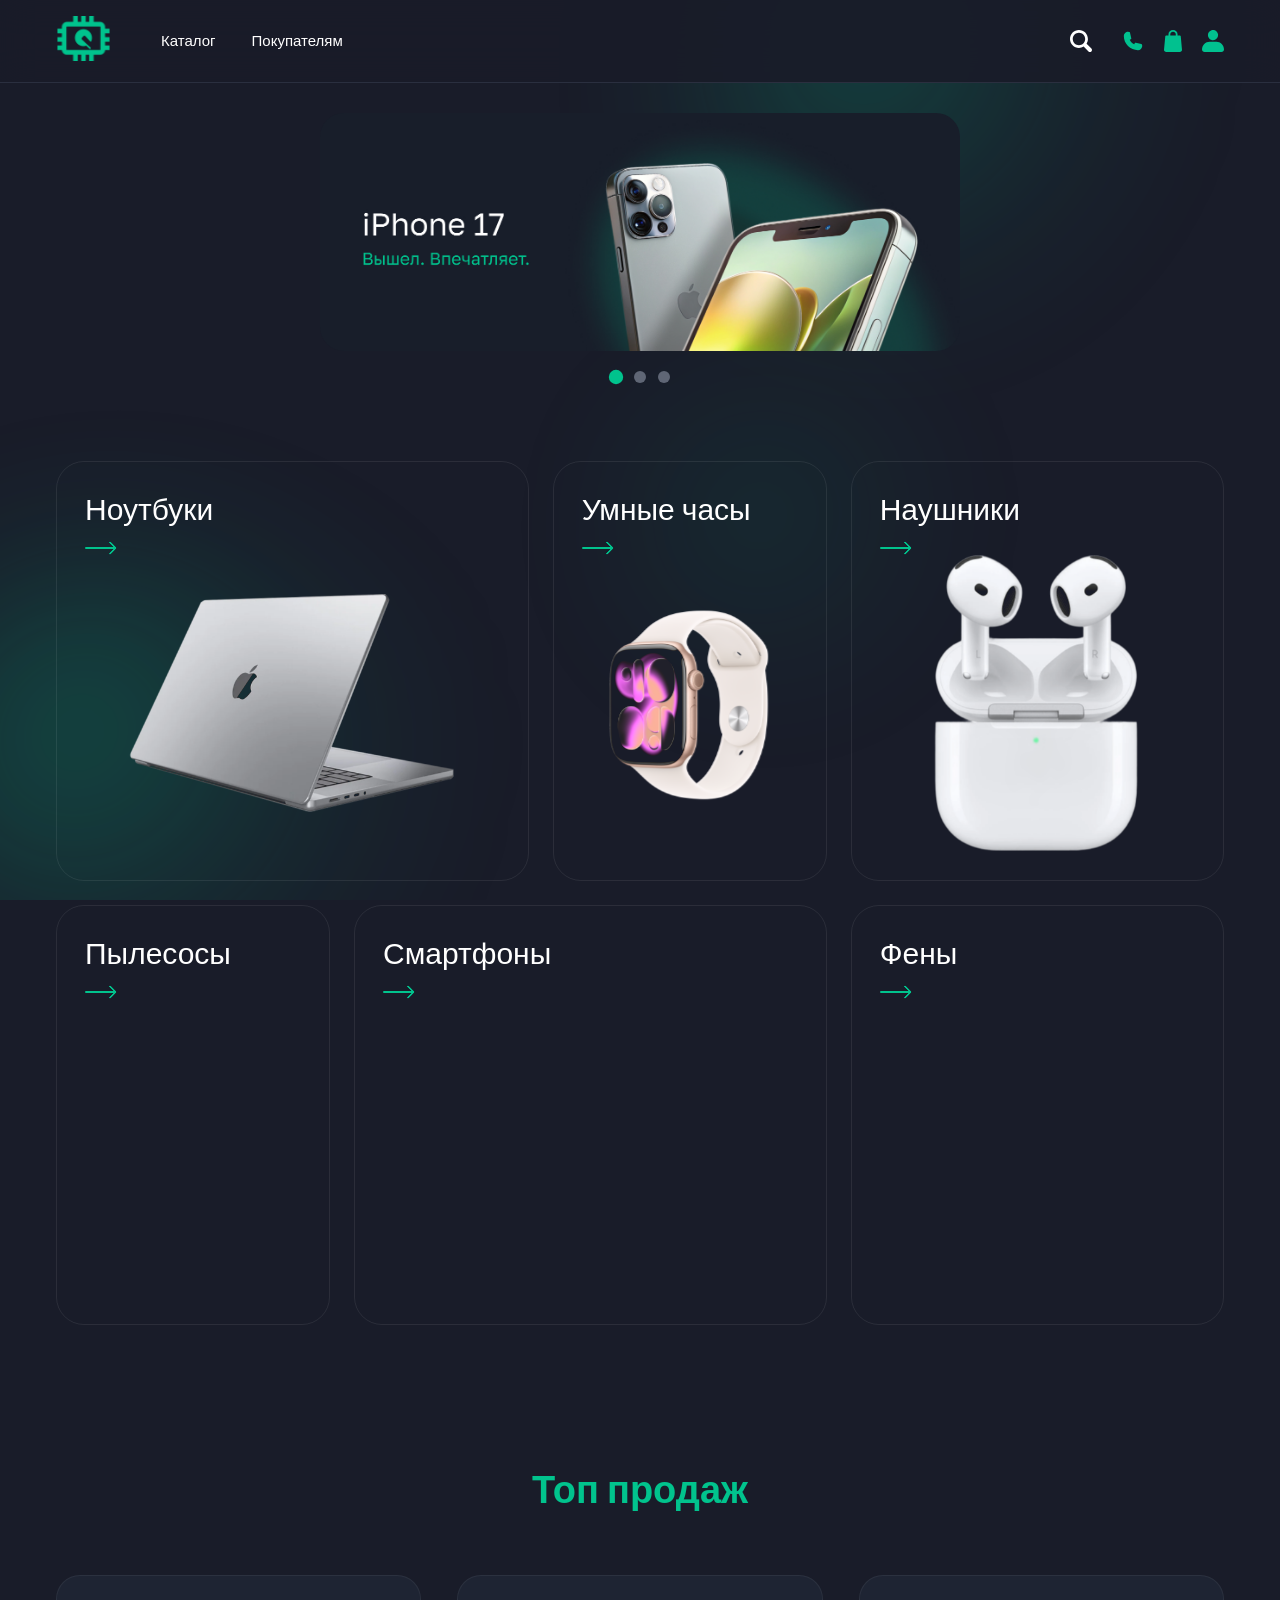
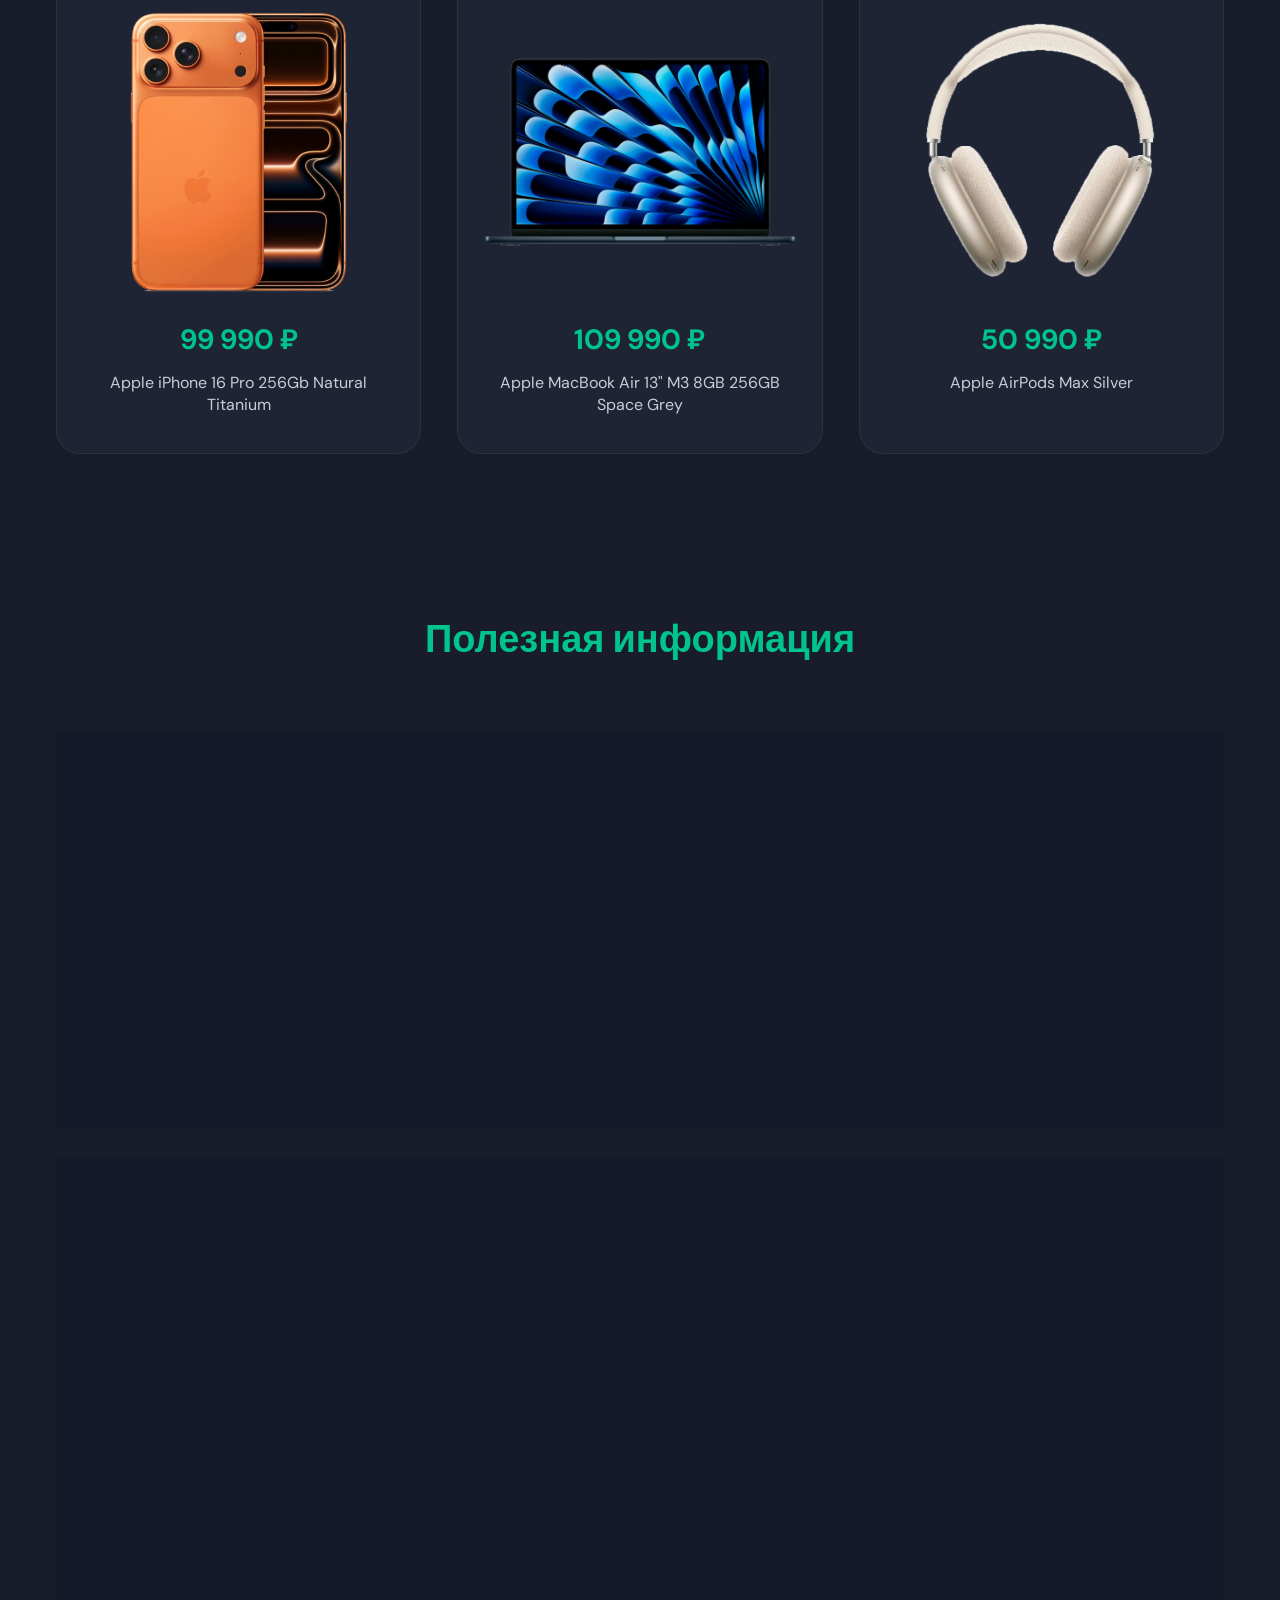
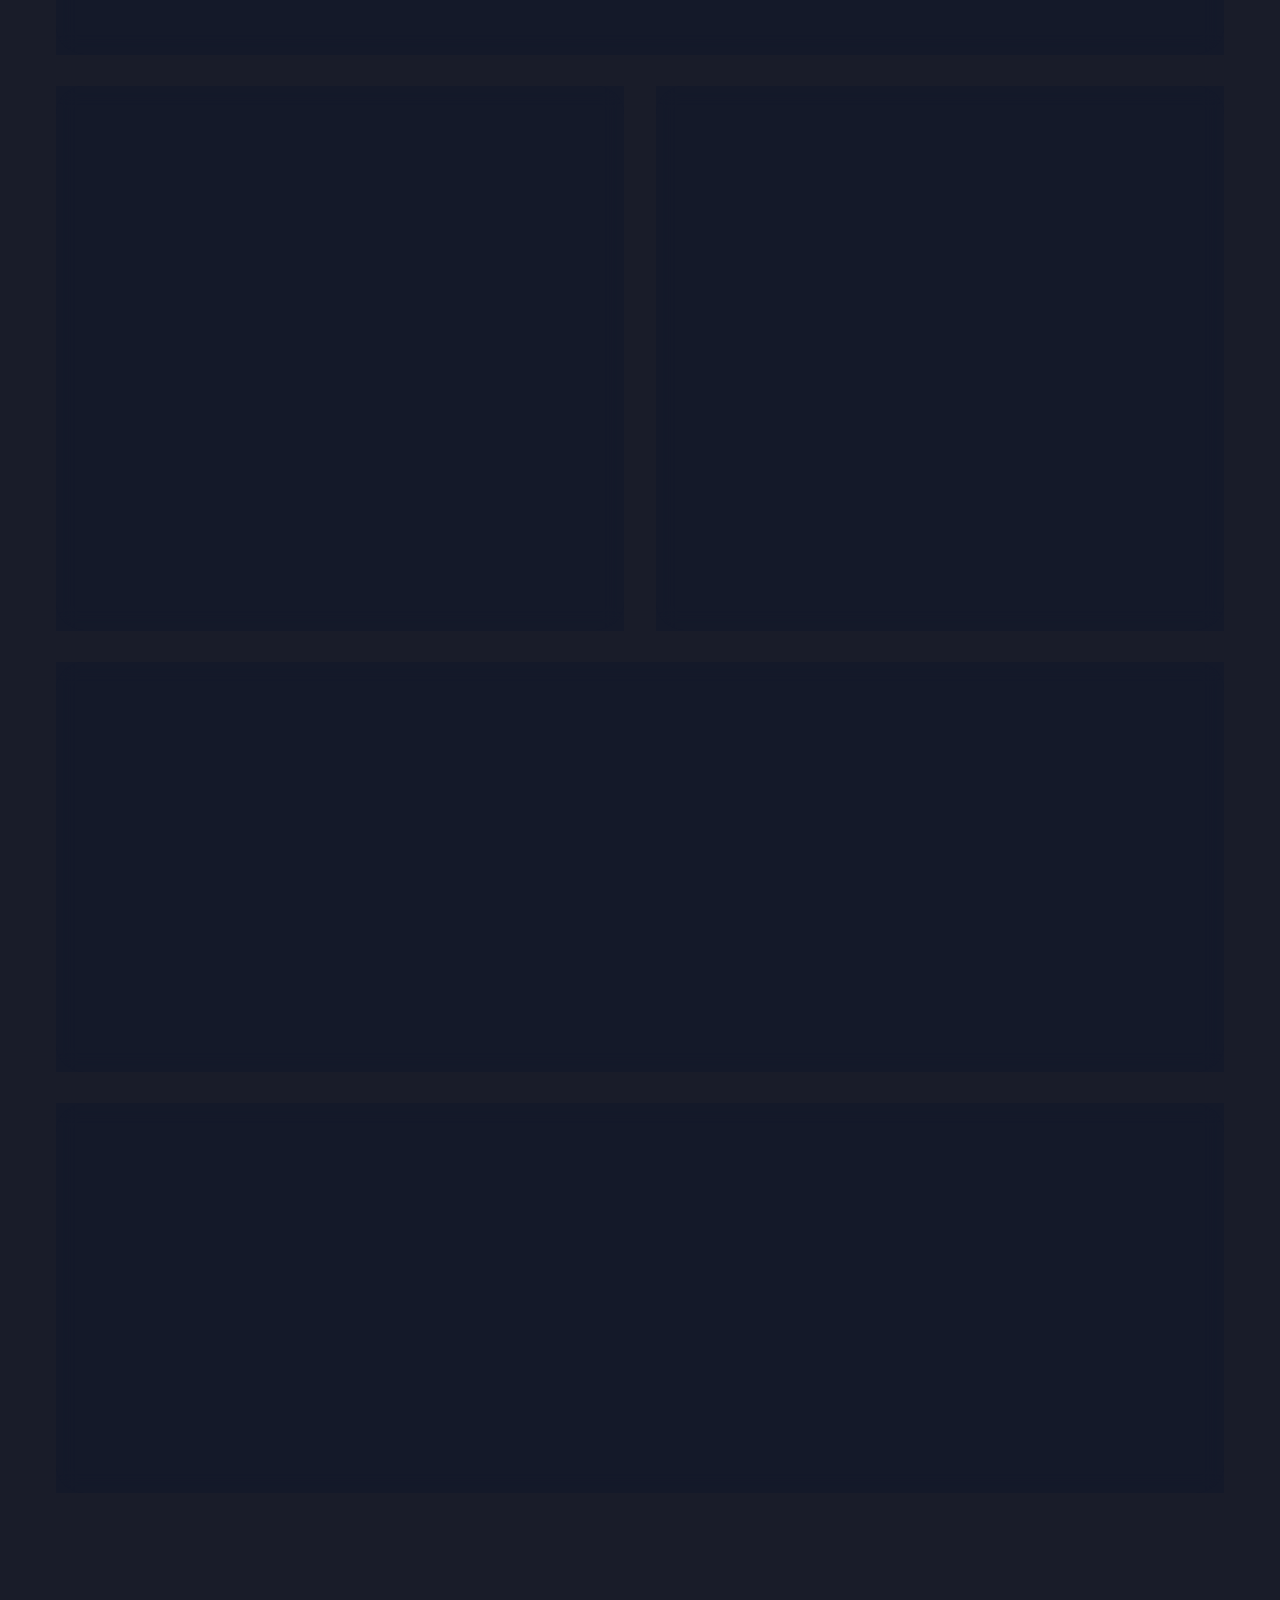
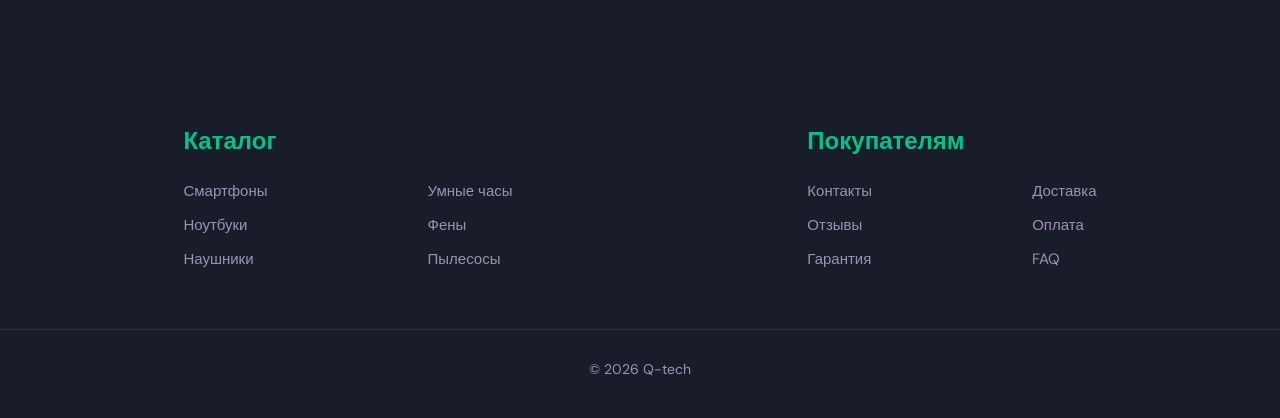
<file: frontend/index.html>
<!DOCTYPE html>
<html lang="ru">
<head>
  <meta charset="UTF-8" />
  <meta name="viewport" content="width=device-width, initial-scale=1.0"/>
  <title>Q-tech — Premium Store</title>

  <link rel="stylesheet" href="css/global.css"/>
  <link rel="stylesheet" href="css/home.css"/>

  <link rel="preconnect" href="https://fonts.googleapis.com">
  <link href="https://fonts.googleapis.com/css2?family=DM+Sans:ital,opsz,wght@0,9..40,400;0,9..40,700;1,9..40,400&display=swap" rel="stylesheet">
</head>
<body>

<!-- HEADER -->
<header class="header">
  <div class="container nav">

    <div class="nav-left">
      <a href="index.html" class="logo">
        <img src="img/logo.svg" alt="Q-tech">
      </a>
      <!-- Desktop menu -->
      <nav class="menu">
        <a href="#categories">Каталог</a>
        <a href="#info-section">Покупателям</a>
      </nav>
    </div>

    <div class="icons">

      <!-- SEARCH -->
      <div class="search-box">
        <div class="icon-wrap search-toggle">
          <img src="img/icon-search.svg"
               alt="Поиск">
        </div>
        <input type="text" id="searchInput" placeholder="Поиск...">
      </div>

      <!-- PHONE -->
      <a href="tel:+79999999999" class="icon-wrap">
        <img src="img/icon-phone.svg"
             data-hover="img/icon-phone-hover.svg"
             alt="Телефон">
      </a>

      <!-- CART -->
      <div class="icon-wrap cart-badge-wrap cart-toggle">
        <img src="img/icon-busket.svg"
             data-hover="img/icon-busket-hover.svg"
             alt="Корзина">
        <span class="cart-badge" id="cart-badge">0</span>
      </div>

      <!-- ACCOUNT -->
      <a href="account.html" class="icon-wrap">
        <img src="img/icon-account.svg"
             data-hover="img/icon-account-hover.svg"
             alt="Аккаунт">
      </a>

      <!-- BURGER -->
      <button class="burger-btn" aria-label="Меню">
        <span></span>
        <span></span>
        <span></span>
      </button>

      <!-- CART MODAL -->
      <div class="cart-modal"></div>

    </div>
  </div>
</header>

<!-- MOBILE MENU -->
<div class="mobile-menu">
  <button class="mobile-menu-close" aria-label="Закрыть">×</button>
  <a href="#categories">Категории</a>
  <a href="catalog.html?category=phones">Смартфоны</a>
  <a href="catalog.html?category=laptops">Ноутбуки</a>
  <a href="catalog.html?category=headphones">Наушники</a>
  <a href="catalog.html?category=watch">Умные часы</a>
  <a href="catalog.html?category=vacuum">Пылесосы</a>
  <a href="catalog.html?category=dryer">Фены</a>
  <a href="account.html">Покупателям</a>
</div>

<!-- HERO -->
<section class="hero">
  <div class="hero-slider">

    <div class="hero-slide active">
      <img src="img/banner-1.jpg" alt="Баннер 1">
    </div>

    <div class="hero-slide">
      <img src="img/banner-2.jpg" alt="Баннер 2">
    </div>

    <div class="hero-slide">
      <img src="img/banner-3.jpg" alt="Баннер 3">
    </div>

  </div>

  <div class="hero-dots">
    <span class="dot active"></span>
    <span class="dot"></span>
    <span class="dot"></span>
  </div>
</section>

<!-- CATEGORIES -->
<section class="categories" id="categories">
  <div class="container">
    <div class="categories-grid">

      <a href="catalog.html?category=laptops" class="category-card laptop">
        <div class="category-info">
          <h3>Ноутбуки</h3>
          <div class="arrow"></div>
        </div>
        <img src="img/mac-grid.png" alt="MacBook">
      </a>

      <a href="catalog.html?category=watch" class="category-card">
        <div class="category-info">
          <h3>Умные часы</h3>
          <div class="arrow"></div>
        </div>
        <img src="img/watch-grid.png" alt="Apple Watch">
      </a>

      <a href="catalog.html?category=headphones" class="category-card">
        <div class="category-info">
          <h3>Наушники</h3>
          <div class="arrow"></div>
        </div>
        <img src="img/airpods-grid.png" alt="AirPods">
      </a>

      <a href="catalog.html?category=vacuum" class="category-card">
        <div class="category-info">
          <h3>Пылесосы</h3>
          <div class="arrow"></div>
        </div>
        <img src="img/vacuum-grid.png" alt="Пылесос">
      </a>

      <a href="catalog.html?category=phones" class="category-card">
        <div class="category-info">
          <h3>Смартфоны</h3>
          <div class="arrow"></div>
        </div>
        <img class="phone-img" src="img/iphone-grid.png" alt="iPhone">
      </a>

      <a href="catalog.html?category=dryer" class="category-card">
        <div class="category-info">
          <h3>Фены</h3>
          <div class="arrow"></div>
        </div>
        <img class="dryer-img" src="img/dryer-grid.png" alt="Фен">
      </a>

    </div>
  </div>
</section>

<!-- TOP PRODUCTS -->
<section class="products">
  <div class="container">
    <h2>Топ продаж</h2>
    <div class="products-grid" id="top-products">
      <!-- Рендерится через JS -->
    </div>
  </div>
</section>

<!-- INFO BLOCKS -->
<section class="info-section" id="info-section">
  <div class="container">
    <h2 class="info-title" style="color:#01C38D;">Полезная информация</h2>

    <!-- REVIEWS -->
    <div class="info-block" id="reviews">
      <h3 class="info-block-title">Отзывы покупателей</h3>
      <div class="reviews-grid">
        <div class="review-card">
          <div class="review-header">
            <div class="review-avatar">АИ</div>
            <div>
              <div class="review-name">Александр И.</div>
              <div class="review-stars">★★★★★</div>
            </div>
          </div>
          <p class="review-text">Заказал MacBook Air M3 — доставили за 2 дня, всё в порядке. Упаковка отличная, товар оригинальный. Очень доволен покупкой!</p>
        </div>
        <div class="review-card">
          <div class="review-header">
            <div class="review-avatar">МС</div>
            <div>
              <div class="review-name">Мария С.</div>
              <div class="review-stars">★★★★★</div>
            </div>
          </div>
          <p class="review-text">Брала AirPods Max — пришли быстро, цена ниже чем в официальных магазинах. Поддержка ответила на все вопросы. Буду заказывать ещё.</p>
        </div>
        <div class="review-card">
          <div class="review-header">
            <div class="review-avatar">ДК</div>
            <div>
              <div class="review-name">Дмитрий К.</div>
              <div class="review-stars">★★★★☆</div>
            </div>
          </div>
          <p class="review-text">Хороший магазин, заказал iPhone 15 Pro. Небольшая задержка с доставкой, но в итоге всё пришло в целости. Рекомендую.</p>
        </div>
      </div>
    </div>

    <!-- FAQ -->
    <div class="info-block" id="faq">
      <h3 class="info-block-title">Часто задаваемые вопросы</h3>
      <div class="faq-list">
        <div class="faq-item">
          <button class="faq-question">Как сделать заказ?</button>
          <div class="faq-answer">Выберите товар в каталоге, нажмите «В корзину», затем перейдите в корзину и нажмите «Оформить заказ». Укажите данные доставки и выберите способ оплаты.</div>
        </div>
        <div class="faq-item">
          <button class="faq-question">Как долго идёт доставка?</button>
          <div class="faq-answer">Доставка по Москве занимает 1–2 рабочих дня. По России — 3–7 рабочих дней в зависимости от региона. Экспресс-доставка доступна в день заказа.</div>
        </div>
        <div class="faq-item">
          <button class="faq-question">Можно ли вернуть товар?</button>
          <div class="faq-answer">Да, возврат возможен в течение 14 дней с момента получения при условии сохранения товарного вида, упаковки и комплектации. Деньги возвращаются в течение 3–5 рабочих дней.</div>
        </div>
        <div class="faq-item">
          <button class="faq-question">Оригинальные ли товары в магазине?</button>
          <div class="faq-answer">Да, все товары в нашем магазине оригинальные и поставляются по официальным каналам. На каждый товар предоставляется гарантия производителя.</div>
        </div>
        <div class="faq-item">
          <button class="faq-question">Есть ли гарантия на товары?</button>
          <div class="faq-answer">На все товары распространяется официальная гарантия производителя: Apple — 1 год, Dyson — 2 года, остальные бренды — 1 год. Также мы предлагаем дополнительную гарантию до 3 лет.</div>
        </div>
      </div>
    </div>

    <!-- DELIVERY & PAYMENT -->
    <div class="info-blocks-row">
      <div class="info-block info-block-half" id="delivery">
        <h3 class="info-block-title">Как оформить доставку</h3>
        <div class="info-steps">
          <div class="info-step">
            <div class="step-num">1</div>
            <div class="step-text">
              <strong>Выберите товар</strong>
              <span>Добавьте в корзину нужные позиции</span>
            </div>
          </div>
          <div class="info-step">
            <div class="step-num">2</div>
            <div class="step-text">
              <strong>Укажите адрес</strong>
              <span>Введите адрес доставки или пункта выдачи</span>
            </div>
          </div>
          <div class="info-step">
            <div class="step-num">3</div>
            <div class="step-text">
              <strong>Выберите способ</strong>
              <span>Курьер, самовывоз или почта России</span>
            </div>
          </div>
          <div class="info-step">
            <div class="step-num">4</div>
            <div class="step-text">
              <strong>Получите заказ</strong>
              <span>Получите уведомление и заберите товар</span>
            </div>
          </div>
        </div>
        <div class="info-tags">
          <span class="info-tag">Бесплатно от 5 000 ₽</span>
          <span class="info-tag">Курьер 1–2 дня</span>
          <span class="info-tag">Самовывоз</span>
          <span class="info-tag">Почта России</span>
        </div>
      </div>

      <div class="info-block info-block-half" id="payment">
        <h3 class="info-block-title">Способы оплаты</h3>
        <div class="payment-methods">
          <div class="payment-method">
            <div class="payment-icon">
              <svg width="28" height="28" viewBox="0 0 24 24" fill="none"><rect x="2" y="5" width="20" height="14" rx="3" stroke="#01C38D" stroke-width="1.5"/><path d="M2 10h20" stroke="#01C38D" stroke-width="1.5"/></svg>
            </div>
            <div>
              <strong>Банковская карта</strong>
              <span>Visa, Mastercard, Мир — онлайн при заказе</span>
            </div>
          </div>
          <div class="payment-method">
            <div class="payment-icon">
              <svg width="28" height="28" viewBox="0 0 24 24" fill="none"><path d="M12 2C6.48 2 2 6.48 2 12s4.48 10 10 10 10-4.48 10-10S17.52 2 12 2z" stroke="#01C38D" stroke-width="1.5"/><path d="M12 6v6l4 2" stroke="#01C38D" stroke-width="1.5" stroke-linecap="round"/></svg>
            </div>
            <div>
              <strong>Оплата при получении</strong>
              <span>Наличными или картой курьеру</span>
            </div>
          </div>
          <div class="payment-method">
            <div class="payment-icon">
              <svg width="28" height="28" viewBox="0 0 24 24" fill="none"><path d="M17 8C17 10.761 14.761 13 12 13C9.239 13 7 10.761 7 8C7 5.239 9.239 3 12 3C14.761 3 17 5.239 17 8Z" stroke="#01C38D" stroke-width="1.5"/><path d="M3 21C3 17.134 7.029 14 12 14C16.971 14 21 17.134 21 21" stroke="#01C38D" stroke-width="1.5" stroke-linecap="round"/></svg>
            </div>
            <div>
              <strong>СБП / Перевод</strong>
              <span>Быстрые платежи по номеру телефона</span>
            </div>
          </div>
          <div class="payment-method">
            <div class="payment-icon">
              <svg width="28" height="28" viewBox="0 0 24 24" fill="none"><path d="M9 12h6M9 16h6M13 4H8.8C7.12 4 6 5.12 6 6.8v10.4C6 18.88 7.12 20 8.8 20h6.4c1.68 0 2.8-1.12 2.8-2.8V8l-4-4z" stroke="#01C38D" stroke-width="1.5" stroke-linecap="round"/></svg>
            </div>
            <div>
              <strong>Рассрочка</strong>
              <span>0% на 3–12 месяцев через банки-партнёры</span>
            </div>
          </div>
        </div>
      </div>
    </div>

    <!-- GUARANTEE -->
    <div class="info-block" id="guarantee">
      <h3 class="info-block-title">Гарантия и поддержка</h3>
      <div class="guarantee-grid">
        <div class="guarantee-card">
          <div class="guarantee-icon">
            <svg width="36" height="36" viewBox="0 0 24 24" fill="none"><path d="M12 2L4 6v6c0 5.25 3.5 10.15 8 11.35C16.5 22.15 20 17.25 20 12V6L12 2z" stroke="#01C38D" stroke-width="1.5" stroke-linejoin="round"/><path d="M9 12l2 2 4-4" stroke="#01C38D" stroke-width="1.5" stroke-linecap="round" stroke-linejoin="round"/></svg>
          </div>
          <h4>Официальная гарантия</h4>
          <p>Все товары имеют официальную гарантию производителя от 1 до 2 лет</p>
        </div>
        <div class="guarantee-card">
          <div class="guarantee-icon">
            <svg width="36" height="36" viewBox="0 0 24 24" fill="none"><path d="M3 12h18M12 3l9 9-9 9" stroke="#01C38D" stroke-width="1.5" stroke-linecap="round" stroke-linejoin="round"/></svg>
          </div>
          <h4>Возврат 14 дней</h4>
          <p>Если товар не подошёл — вернём деньги без лишних вопросов</p>
        </div>
        <div class="guarantee-card">
          <div class="guarantee-icon">
            <svg width="36" height="36" viewBox="0 0 24 24" fill="none"><path d="M22 16.92v3a2 2 0 01-2.18 2 19.79 19.79 0 01-8.63-3.07A19.5 19.5 0 014.7 11.2a19.79 19.79 0 01-3.07-8.67A2 2 0 013.61 2h3a2 2 0 012 1.72c.127.96.361 1.903.7 2.81a2 2 0 01-.45 2.11L7.91 9.91a16 16 0 006.32 6.32l.88-.88a2 2 0 012.11-.45c.907.339 1.85.573 2.81.7A2 2 0 0122 16.92z" stroke="#01C38D" stroke-width="1.5"/></svg>
          </div>
          <h4>Поддержка 24/7</h4>
          <p>Наши специалисты готовы помочь в любое время по телефону и в чате</p>
        </div>
        <div class="guarantee-card">
          <div class="guarantee-icon">
            <svg width="36" height="36" viewBox="0 0 24 24" fill="none"><path d="M20 7H4C2.9 7 2 7.9 2 9v10c0 1.1.9 2 2 2h16c1.1 0 2-.9 2-2V9c0-1.1-.9-2-2-2z" stroke="#01C38D" stroke-width="1.5"/><path d="M16 3H8L6 7h12l-2-4z" stroke="#01C38D" stroke-width="1.5"/></svg>
          </div>
          <h4>Оригинальный товар</h4>
          <p>Мы работаем только с официальными поставщиками и гарантируем подлинность</p>
        </div>
      </div>
    </div>

    <!-- SUPPORT -->
    <div class="info-block" id="support">
      <h3 class="info-block-title">Служба поддержки</h3>
      <div class="support-grid">
        <div class="support-card">
          <div class="support-icon">
            <svg width="32" height="32" viewBox="0 0 24 24" fill="none"><path d="M22 16.92v3a2 2 0 01-2.18 2 19.79 19.79 0 01-8.63-3.07A19.5 19.5 0 014.7 11.2a19.79 19.79 0 01-3.07-8.67A2 2 0 013.61 2h3a2 2 0 012 1.72c.127.96.361 1.903.7 2.81a2 2 0 01-.45 2.11L7.91 9.91a16 16 0 006.32 6.32l.88-.88a2 2 0 012.11-.45c.907.339 1.85.573 2.81.7A2 2 0 0122 16.92z" stroke="#01C38D" stroke-width="1.5"/></svg>
          </div>
          <h4>Телефон</h4>
          <a href="tel:+79999999999">+7 (999) 999-99-99</a>
          <span>Пн–Вс, 9:00–21:00</span>
        </div>
        <div class="support-card">
          <div class="support-icon">
            <svg width="32" height="32" viewBox="0 0 24 24" fill="none"><path d="M4 4h16c1.1 0 2 .9 2 2v12c0 1.1-.9 2-2 2H4c-1.1 0-2-.9-2-2V6c0-1.1.9-2 2-2z" stroke="#01C38D" stroke-width="1.5"/><path d="M22 6l-10 7L2 6" stroke="#01C38D" stroke-width="1.5"/></svg>
          </div>
          <h4>Email</h4>
          <a href="mailto:support@q-tech.ru">support@q-tech.ru</a>
          <span>Ответ в течение 2 часов</span>
        </div>

      </div>
    </div>

  </div>
</section>

<!-- FOOTER -->
<footer class="footer-wrap">
  <div class="container footer-grid">

    <div class="footer-block">
      <h4>Каталог</h4>
      <div class="footer-columns">
        <div class="footer-column">
          <a href="catalog.html?category=phones">Смартфоны</a>
          <a href="catalog.html?category=laptops">Ноутбуки</a>
          <a href="catalog.html?category=headphones">Наушники</a>
        </div>
        <div class="footer-column">
          <a href="catalog.html?category=watch">Умные часы</a>
          <a href="catalog.html?category=dryer">Фены</a>
          <a href="catalog.html?category=vacuum">Пылесосы</a>
        </div>
      </div>
    </div>

    <div class="footer-block">
      <h4>Покупателям</h4>
      <div class="footer-columns">
        <div class="footer-column">
          <a href="#support">Контакты</a>
          <a href="#reviews">Отзывы</a>
          <a href="#guarantee">Гарантия</a>
        </div>
        <div class="footer-column">
          <a href="#delivery">Доставка</a>
          <a href="#payment">Оплата</a>
          <a href="#faq">FAQ</a>
        </div>
      </div>
    </div>

  </div>
  <p class="footer-copy">© 2026 Q-tech</p>
</footer>

<!-- BACKGROUND BLOBS -->
<div class="bg-blobs">
  <div class="blob blob-1"></div>
  <div class="blob blob-2"></div>
  <div class="blob blob-3"></div>
</div>

<script src="js/products.js"></script>
<script src="js/cart.js"></script>
<script src="js/common.js"></script>
<script src="js/main.js"></script>

</body>
</html>
</file>
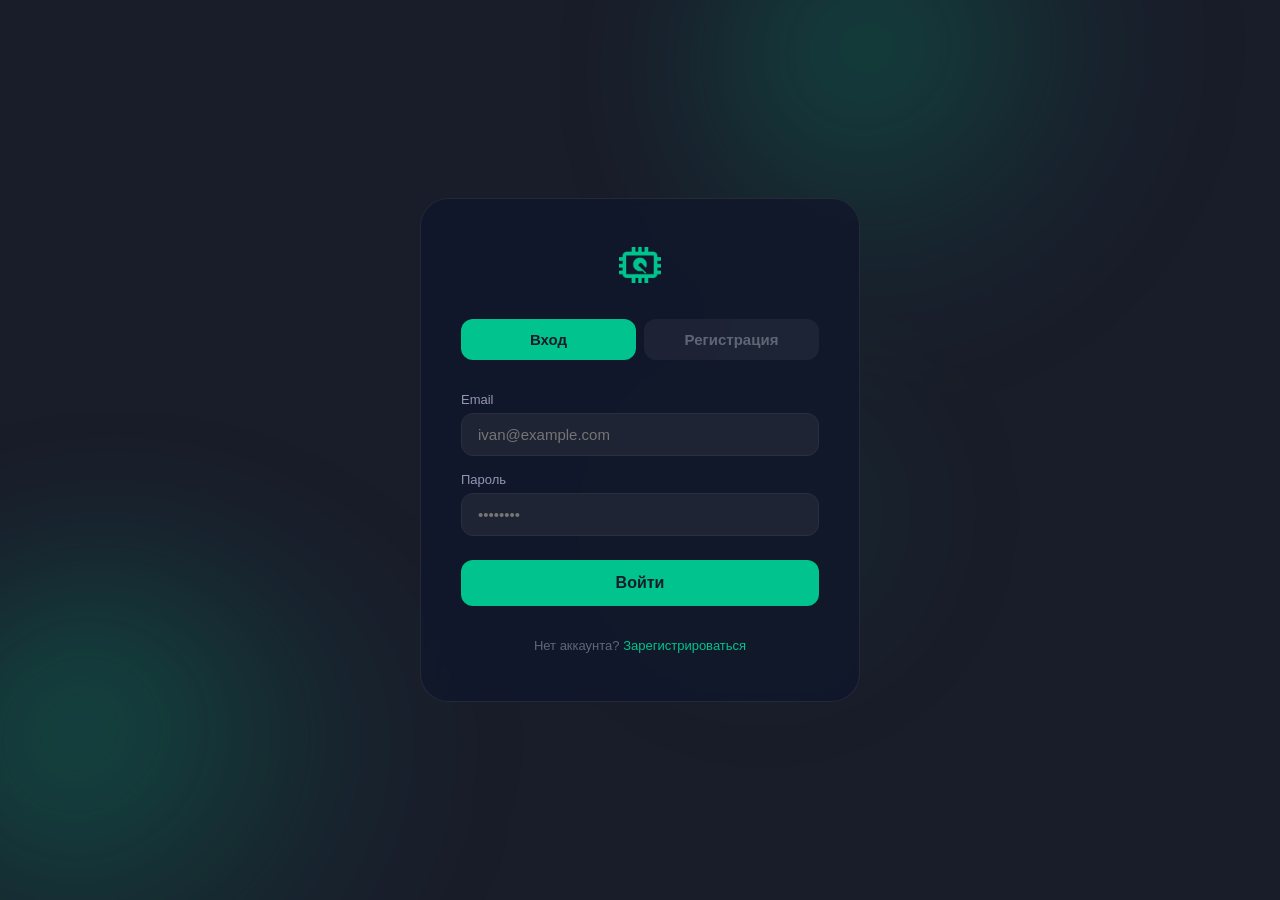
<file: frontend/account.html>
<!DOCTYPE html>
<html lang="ru">
<head>
    <meta charset="UTF-8">
    <meta name="viewport" content="width=device-width, initial-scale=1.0">
    <title>Личный кабинет — Q-tech</title>
    <link rel="stylesheet" href="css/global.css">
    <link rel="stylesheet" href="css/account.css">
    <link href="https://fonts.googleapis.com/css2?family=DM+Sans:wght@400;500;700&display=swap" rel="stylesheet">
</head>
<body>

<header class="header">
    <div class="container nav">
        <div class="nav-left">
            <a href="index.html" class="logo"><img src="img/logo.svg" alt="Q-tech"></a>
            <nav class="menu">
                <a href="catalog.html">Каталог</a>
                <a href="index.html#support">Покупателям</a>
            </nav>
        </div>
        <div class="icons">
            <div class="search-box">
                <div class="icon-wrap search-toggle"><img src="img/icon-search.svg" alt="Поиск"></div>
                <input type="text" id="searchInput" placeholder="Поиск...">
            </div>
            <a href="tel:+79999999999" class="icon-wrap"><img src="img/icon-phone.svg" alt="Телефон"></a>
            <div class="icon-wrap cart-badge-wrap cart-toggle">
                <img src="img/icon-busket.svg" alt="Корзина">
                <span class="cart-badge">0</span>
            </div>
            <a href="account.html" class="icon-wrap"><img src="img/icon-account.svg" alt="Аккаунт"></a>
            <button class="burger-btn"><span></span><span></span><span></span></button>
            <div class="cart-modal"></div>
        </div>
    </div>
</header>

<div class="mobile-menu">
    <button class="mobile-menu-close">×</button>
    <a href="catalog.html">Каталог</a>
    <a href="account.html">Личный кабинет</a>
    <button id="mobile-logout-btn" style="margin-top:20px; background:#ff6b6b; color:white; border:none; padding:12px; border-radius:12px;">Выйти</button>
</div>

<div class="container account-wrap">
    <aside class="account-sidebar">
        <div class="acc-avatar-block">
            <div class="acc-avatar"><span id="acc-avatar-initials">ИИ</span></div>
            <div class="acc-avatar-info">
                <div class="acc-name" id="acc-name-display">Загрузка...</div>
                <div class="acc-email" id="acc-email-display"></div>
            </div>
        </div>

        <nav class="acc-menu">
            <button class="acc-menu-item active" data-tab="overview">Обзор</button>
            <button class="acc-menu-item" data-tab="orders">Мои заказы</button>
            <button class="acc-menu-item" data-tab="profile">Профиль</button>
            <button class="acc-menu-item" data-tab="security">Безопасность</button>
            <button class="acc-menu-item" data-tab="notifications">Уведомления</button>
        </nav>

        <button class="acc-logout-btn" id="logout-btn">Выйти из аккаунта</button>
    </aside>

    <div class="account-main">
        <!-- Обзор -->
        <div class="acc-tab active" id="tab-overview">
            <div class="acc-tab-header">
                <h2>Обзор</h2>
                <p>Добро пожаловать в личный кабинет Q-tech</p>
            </div>
            <div class="acc-stats">
                <div class="acc-stat-card">
                    <div class="acc-stat-val" id="total-orders">0</div>
                    <div class="acc-stat-label">Всего заказов</div>
                </div>
                <div class="acc-stat-card">
                    <div class="acc-stat-val" id="delivered-orders">0</div>
                    <div class="acc-stat-label">Доставлено</div>
                </div>
            </div>
            <div class="acc-section-title">Последние заказы</div>
            <div class="orders-list" id="recent-orders-list"></div>
        </div>

        <!-- Мои заказы -->
        <div class="acc-tab" id="tab-orders">
            <div class="acc-tab-header">
                <h2>Мои заказы</h2>
                <p>История всех ваших покупок</p>
            </div>
            <div class="orders-filter-row">
                <button class="order-filter-btn active" data-filter="all">Все</button>
                <button class="order-filter-btn" data-filter="delivery">В доставке</button>
                <button class="order-filter-btn" data-filter="done">Доставлены</button>
                <button class="order-filter-btn" data-filter="cancelled">Отменены</button>
            </div>
            <div class="orders-list" id="all-orders-list"></div>
        </div>

        <!-- Профиль -->
        <div class="acc-tab" id="tab-profile">
            <div class="acc-tab-header"><h2>Профиль</h2><p>Ваши персональные данные</p></div>
            <div class="acc-form-grid">
                <div class="acc-form-group"><label>Имя</label><input type="text" id="profile-name" class="acc-input"></div>
                <div class="acc-form-group"><label>Email</label><input type="email" id="profile-email" class="acc-input" disabled></div>
                <div class="acc-form-group"><label>Телефон</label><input type="tel" id="profile-phone" class="acc-input" placeholder="+7 (999) 000-00-00"></div>
                <div class="acc-form-group full"><label>Адрес доставки</label><input type="text" id="profile-address" class="acc-input" placeholder="г. Москва, ул. Тверская, д. 1"></div>
            </div>
            <div class="acc-form-actions"><button class="acc-save-btn" id="save-profile-btn">Сохранить изменения</button></div>
        </div>

        <!-- Безопасность (упрощённо) -->
        <div class="acc-tab" id="tab-security">
            <div class="acc-tab-header"><h2>Безопасность</h2><p>Управление паролем</p></div>
            <div class="security-block">
                <h4>Изменить пароль</h4>
                <div class="acc-form-grid">
                    <div class="acc-form-group full"><label>Текущий пароль</label><input type="password" id="old-password" class="acc-input"></div>
                    <div class="acc-form-group"><label>Новый пароль</label><input type="password" id="new-password" class="acc-input"></div>
                    <div class="acc-form-group"><label>Подтвердите пароль</label><input type="password" id="confirm-password" class="acc-input"></div>
                </div>
                <button class="acc-save-btn" id="change-password-btn">Изменить пароль</button>
            </div>
        </div>

        <!-- Уведомления (упрощённо) -->
        <div class="acc-tab" id="tab-notifications">
            <div class="acc-tab-header"><h2>Уведомления</h2><p>Настройка уведомлений</p></div>
            <div class="notif-list">
                <div class="notif-item"><div><h4>Статус заказа</h4><p>Изменения статуса доставки</p></div><div class="toggle-wrap"><input type="checkbox" class="toggle-input" id="notif-order" checked><label class="toggle-label" for="notif-order"></label></div></div>
                <div class="notif-item"><div><h4>Акции и скидки</h4><p>Специальные предложения</p></div><div class="toggle-wrap"><input type="checkbox" class="toggle-input" id="notif-promo" checked><label class="toggle-label" for="notif-promo"></label></div></div>
            </div>
            <button class="acc-save-btn" id="save-notif-btn">Сохранить настройки</button>
        </div>
    </div>
</div>

<footer class="footer-wrap">
    <div class="container footer-grid">
        <div class="footer-block"><h4>Каталог</h4><div class="footer-columns"><div class="footer-column"><a href="catalog.html?category=phones">Смартфоны</a><a href="catalog.html?category=laptops">Ноутбуки</a><a href="catalog.html?category=headphones">Наушники</a></div><div class="footer-column"><a href="catalog.html?category=watch">Умные часы</a><a href="catalog.html?category=dryer">Фены</a><a href="catalog.html?category=vacuum">Пылесосы</a></div></div></div>
        <div class="footer-block"><h4>Покупателям</h4><div class="footer-columns"><div class="footer-column"><a href="index.html#support">Контакты</a><a href="index.html#reviews">Отзывы</a></div><div class="footer-column"><a href="index.html#delivery">Доставка</a><a href="index.html#payment">Оплата</a></div></div></div>
    </div>
    <p class="footer-copy">© 2026 Q-tech</p>
</footer>

<div class="bg-blobs"><div class="blob blob-1"></div><div class="blob blob-2"></div><div class="blob blob-3"></div></div>

<script src="js/api.js"></script>
<script src="js/common.js"></script>
<script>
    let currentUser = null;
    let userOrders = [];

    // Проверка авторизации
    async function checkAuth() {
        if (!window.isLoggedIn || !window.isLoggedIn()) {
            window.location.href = 'login.html';
            return false;
        }
        try {
            currentUser = await window.getCurrentUser();
            document.getElementById('acc-name-display').textContent = currentUser.name || currentUser.email;
            document.getElementById('acc-email-display').textContent = currentUser.email;
            const initials = (currentUser.name || currentUser.email).substring(0, 2).toUpperCase();
            document.getElementById('acc-avatar-initials').textContent = initials;
            document.getElementById('profile-name').value = currentUser.name || '';
            document.getElementById('profile-email').value = currentUser.email;
            return true;
        } catch(e) {
            window.location.href = 'login.html';
            return false;
        }
    }

    // Загрузка заказов
    async function loadOrders() {
        try {
            userOrders = await window.getOrders();
            renderRecentOrders();
            renderAllOrders('all');
            document.getElementById('total-orders').textContent = userOrders.length;
            const delivered = userOrders.filter(o => o.status === 'done').length;
            document.getElementById('delivered-orders').textContent = delivered;
        } catch(e) {
            console.error('Ошибка загрузки заказов:', e);
        }
    }

    function getStatusText(status) {
        const map = { 'created': 'Оформлен', 'delivery': 'В доставке', 'done': 'Доставлен', 'cancelled': 'Отменён' };
        return map[status] || status;
    }

    function getStatusClass(status) {
        const map = { 'created': 'status-pending', 'delivery': 'status-delivery', 'done': 'status-done', 'cancelled': 'status-cancel' };
        return map[status] || 'status-pending';
    }

    function renderRecentOrders() {
        const container = document.getElementById('recent-orders-list');
        const recent = userOrders.slice(0, 3);
        if (!recent.length) {
            container.innerHTML = '<p style="color:#5f6675; text-align:center;">У вас пока нет заказов</p>';
            return;
        }
        container.innerHTML = recent.map(order => {
            const items = order.items || [];
            const firstItem = items[0] || {};
            return `
                <div class="order-card">
                    <div class="order-meta">
                        <div class="order-num">${order.order_number}</div>
                        <div class="order-status ${getStatusClass(order.status)}">${getStatusText(order.status)}</div>
                    </div>
                    <div class="order-item-name">${firstItem.title || 'Товар'}</div>
                    <div class="order-footer">
                        <div class="order-date">${new Date(order.created_at).toLocaleDateString('ru-RU')}</div>
                        <div class="order-total">${order.total_amount.toLocaleString()} ₽</div>
                    </div>
                </div>
            `;
        }).join('');
    }

    function renderAllOrders(filter) {
        const container = document.getElementById('all-orders-list');
        let filtered = [...userOrders];
        if (filter === 'delivery') filtered = filtered.filter(o => o.status === 'delivery');
        else if (filter === 'done') filtered = filtered.filter(o => o.status === 'done');
        else if (filter === 'cancelled') filtered = filtered.filter(o => o.status === 'cancelled');
        
        if (!filtered.length) {
            container.innerHTML = '<p style="color:#5f6675; text-align:center;">Заказов не найдено</p>';
            return;
        }
        container.innerHTML = filtered.map(order => {
            const items = order.items || [];
            const itemsHtml = items.map(item => `<div class="order-item-name">${item.title} × ${item.quantity}</div>`).join('');
            const canCancel = order.status === 'created' || order.status === 'delivery';
            return `
                <div class="order-card" data-order-id="${order.id}">
                    <div class="order-meta">
                        <div class="order-num">${order.order_number}</div>
                        <div class="order-status ${getStatusClass(order.status)}">${getStatusText(order.status)}</div>
                    </div>
                    <div class="order-items-preview">${itemsHtml}</div>
                    <div class="order-footer">
                        <div class="order-date">${new Date(order.created_at).toLocaleDateString('ru-RU')}</div>
                        <div class="order-total">${order.total_amount.toLocaleString()} ₽</div>
                        ${canCancel ? `<button class="cancel-order-btn" data-id="${order.id}" style="background:#ff6b6b; color:white; border:none; padding:8px 16px; border-radius:10px; cursor:pointer;">Отменить</button>` : ''}
                    </div>
                </div>
            `;
        }).join('');
        
        document.querySelectorAll('.cancel-order-btn').forEach(btn => {
            btn.addEventListener('click', async (e) => {
                e.stopPropagation();
                const orderId = btn.dataset.id;
                if (confirm('Отменить заказ?')) {
                    try {
                        await window.cancelOrder(orderId);
                        await loadOrders();
                        showToast('Заказ отменён');
                    } catch(err) {
                        alert('Ошибка отмены: ' + err.message);
                    }
                }
            });
        });
    }

    function showToast(msg) {
        const toast = document.createElement('div');
        toast.className = 'acc-toast';
        toast.textContent = msg;
        toast.style.cssText = 'position:fixed;bottom:32px;left:50%;transform:translateX(-50%);background:#01C38D;color:#191C29;padding:12px 24px;border-radius:12px;z-index:9999;';
        document.body.appendChild(toast);
        setTimeout(() => toast.remove(), 2500);
    }

    // Инициализация
    document.addEventListener('DOMContentLoaded', async () => {
        const isAuth = await checkAuth();
        if (!isAuth) return;
        await loadOrders();
        
        // Вкладки
        document.querySelectorAll('.acc-menu-item').forEach(btn => {
            btn.addEventListener('click', () => {
                const tabId = btn.dataset.tab;
                document.querySelectorAll('.acc-menu-item').forEach(b => b.classList.remove('active'));
                document.querySelectorAll('.acc-tab').forEach(t => t.classList.remove('active'));
                btn.classList.add('active');
                document.getElementById(`tab-${tabId}`).classList.add('active');
            });
        });
        
        // Фильтры заказов
        document.querySelectorAll('.order-filter-btn').forEach(btn => {
            btn.addEventListener('click', () => {
                document.querySelectorAll('.order-filter-btn').forEach(b => b.classList.remove('active'));
                btn.classList.add('active');
                renderAllOrders(btn.dataset.filter);
            });
        });
        
        // Выход
        const logoutBtn = document.getElementById('logout-btn');
        if (logoutBtn) logoutBtn.addEventListener('click', () => { window.logout(); });
        
        // Сохранение профиля
        document.getElementById('save-profile-btn').addEventListener('click', () => {
            showToast('Данные сохранены (функция в разработке)');
        });
        
        // Смена пароля
        document.getElementById('change-password-btn').addEventListener('click', () => {
            showToast('Функция смены пароля в разработке');
        });

        // Уведомления
        document.getElementById('save-notif-btn').addEventListener('click', () => {
            const toggles = document.querySelectorAll('.toggle-input');
            const settings = {
                orderStatus: toggles[0]?.checked,
                promos: toggles[1]?.checked
            };
            localStorage.setItem('notif_settings', JSON.stringify(settings));
            showToast('Настройки уведомлений сохранены');
        });

        // Восстановить настройки уведомлений
        const saved = localStorage.getItem('notif_settings');
        if (saved) {
            const settings = JSON.parse(saved);
            const toggles = document.querySelectorAll('.toggle-input');
            if (toggles[0]) toggles[0].checked = settings.orderStatus;
            if (toggles[1]) toggles[1].checked = settings.promos;
        }
    });
</script>
</body>
</html>
</file>
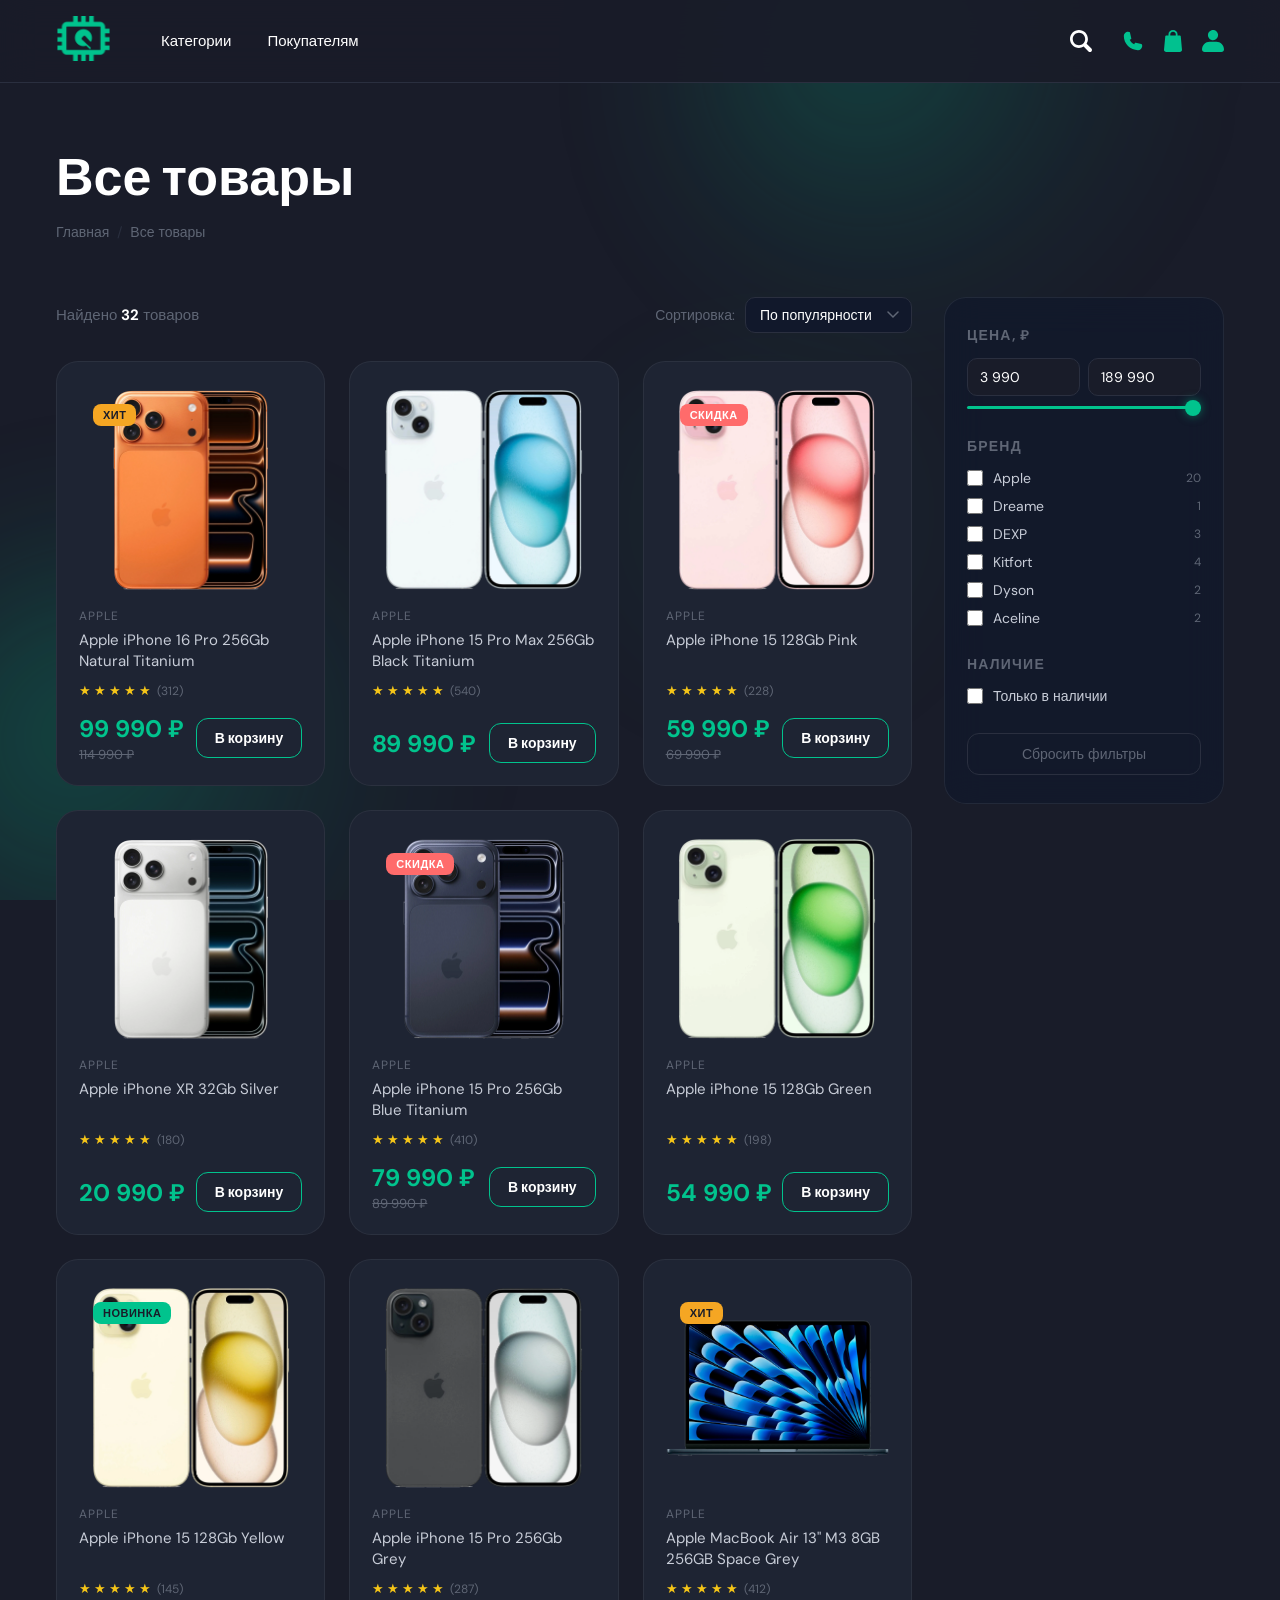
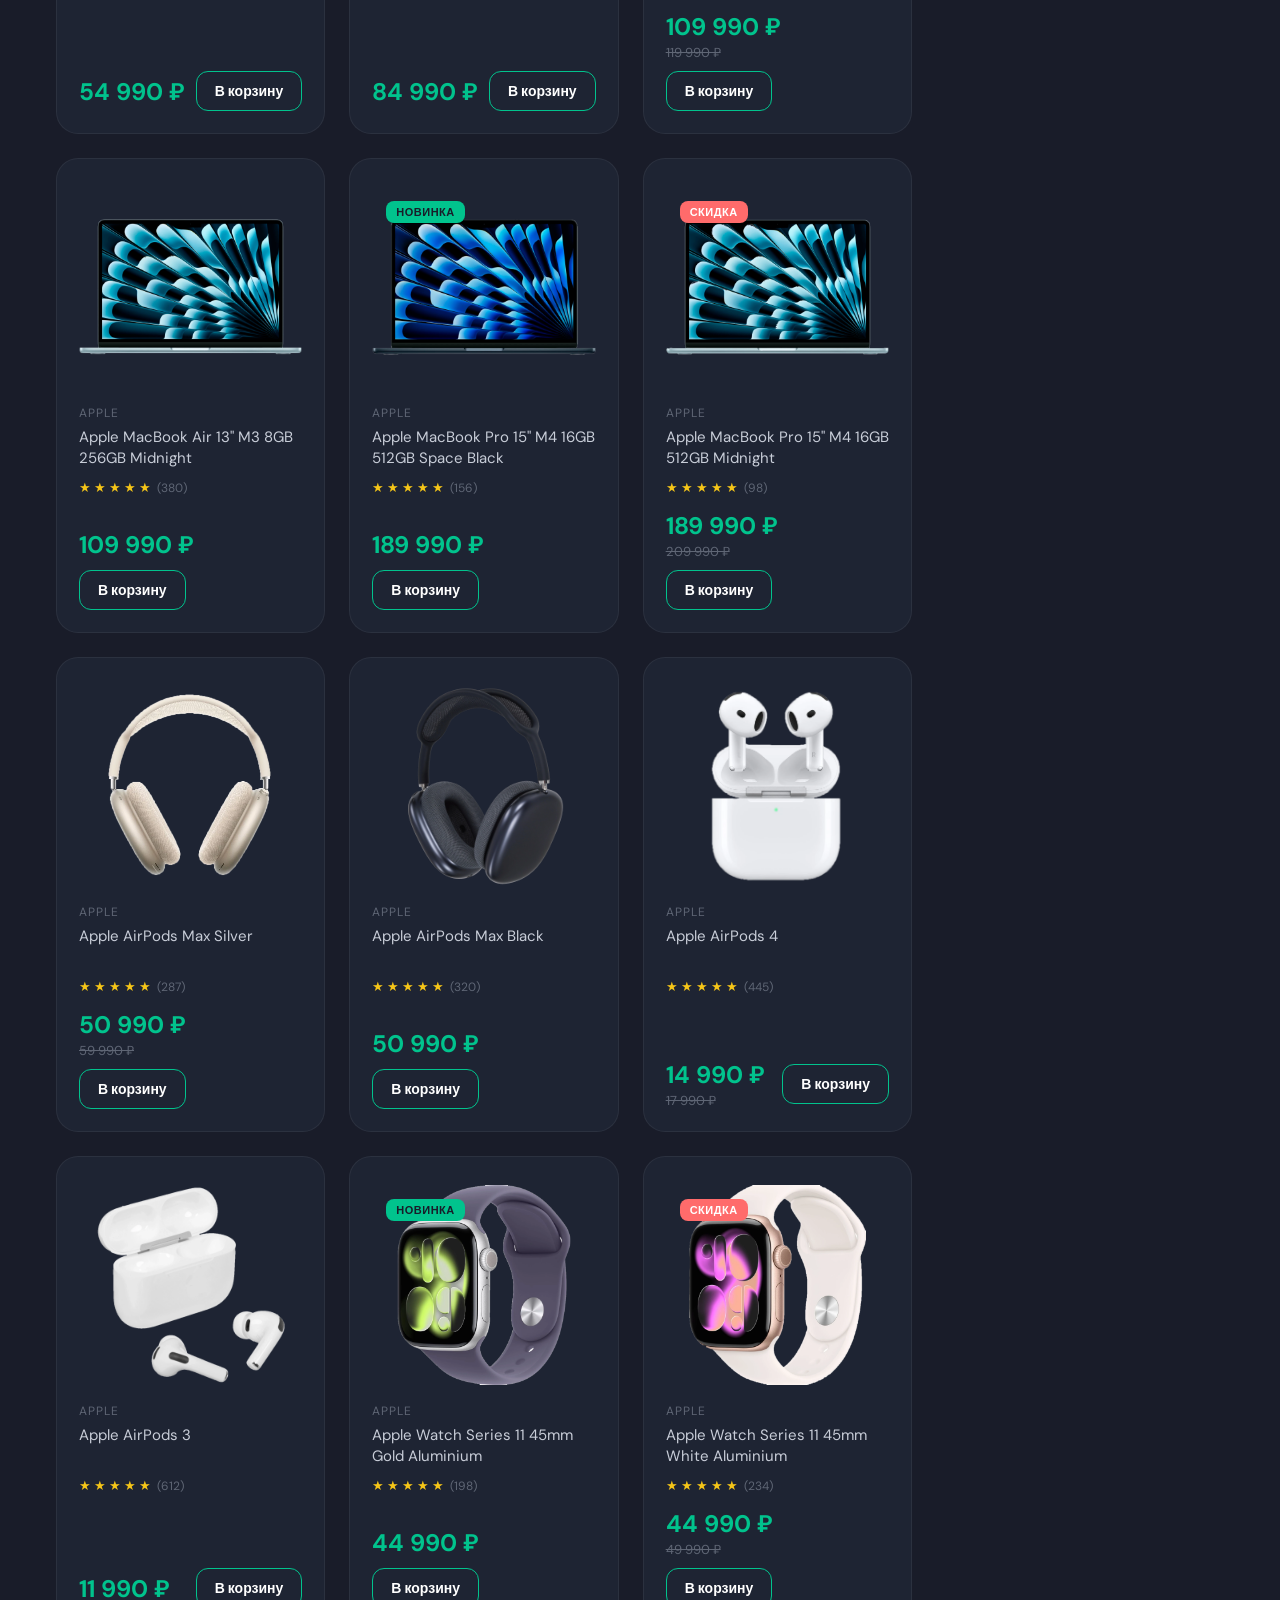
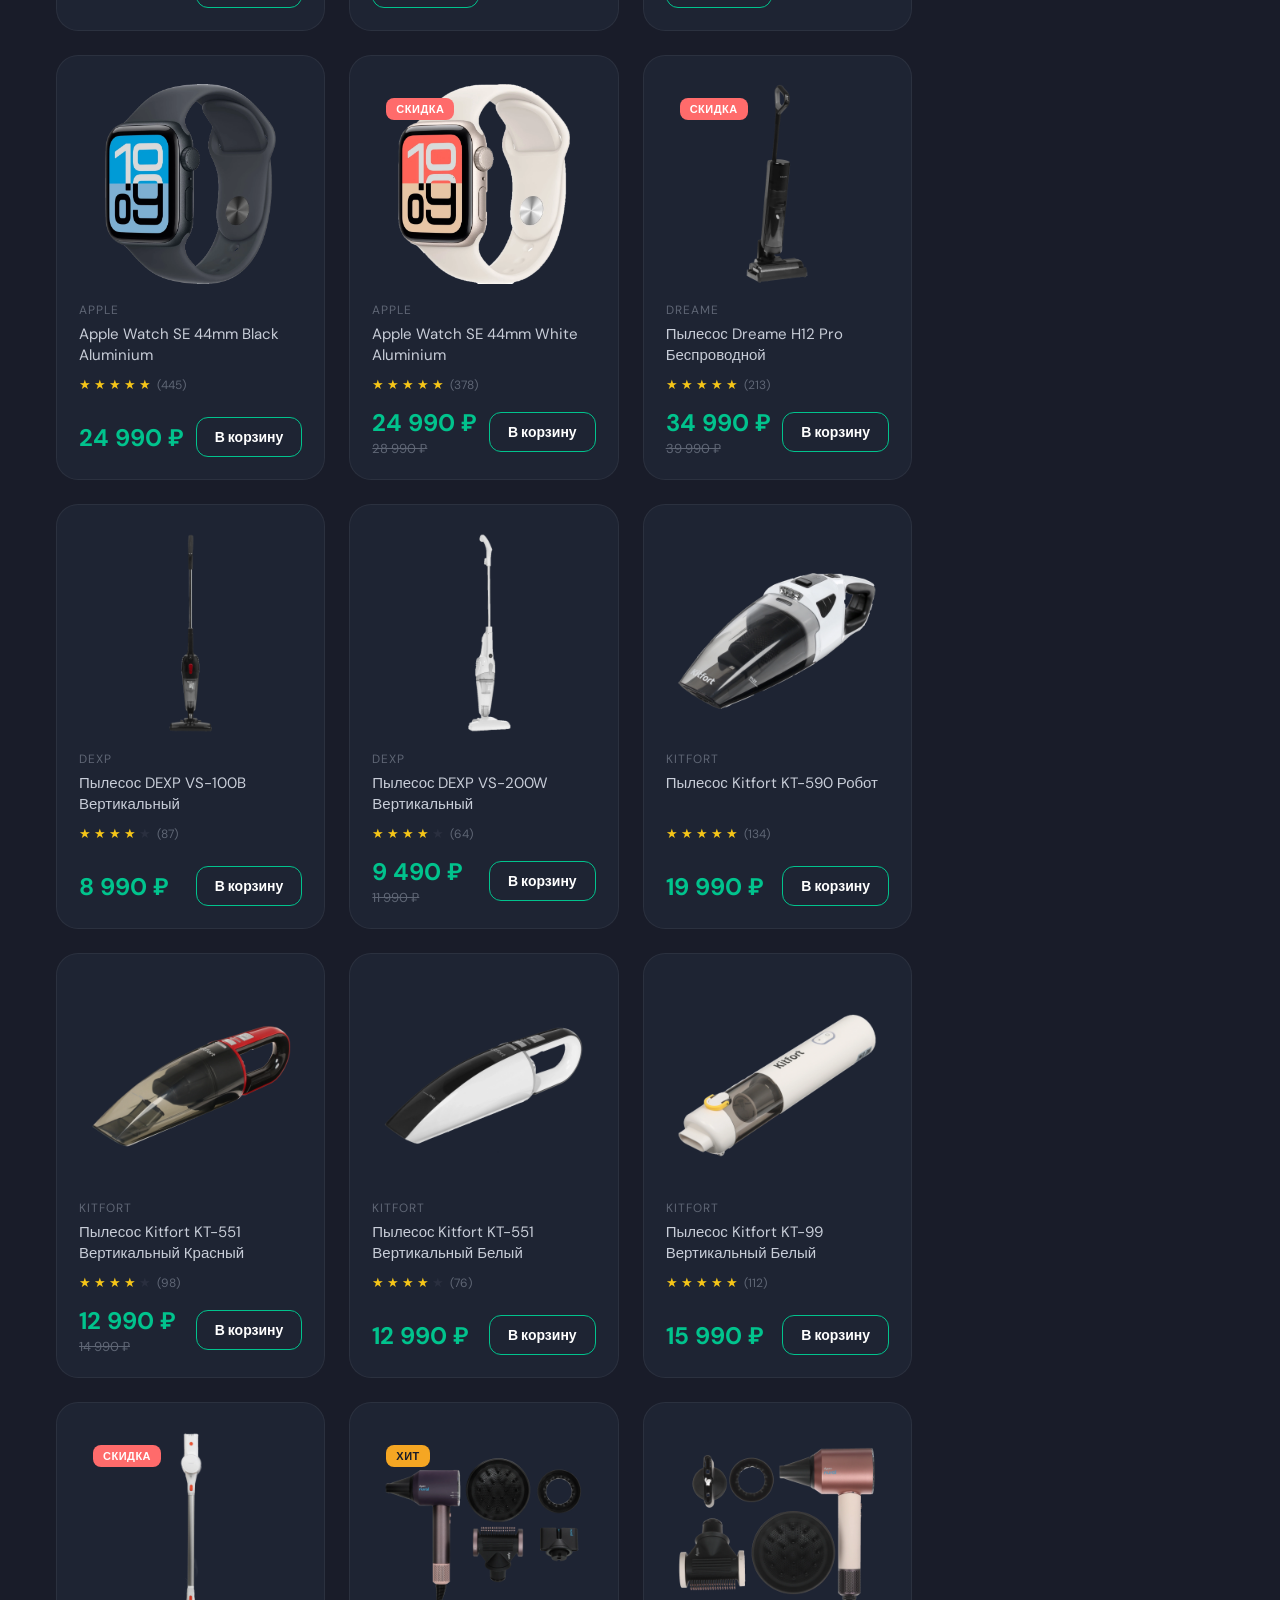
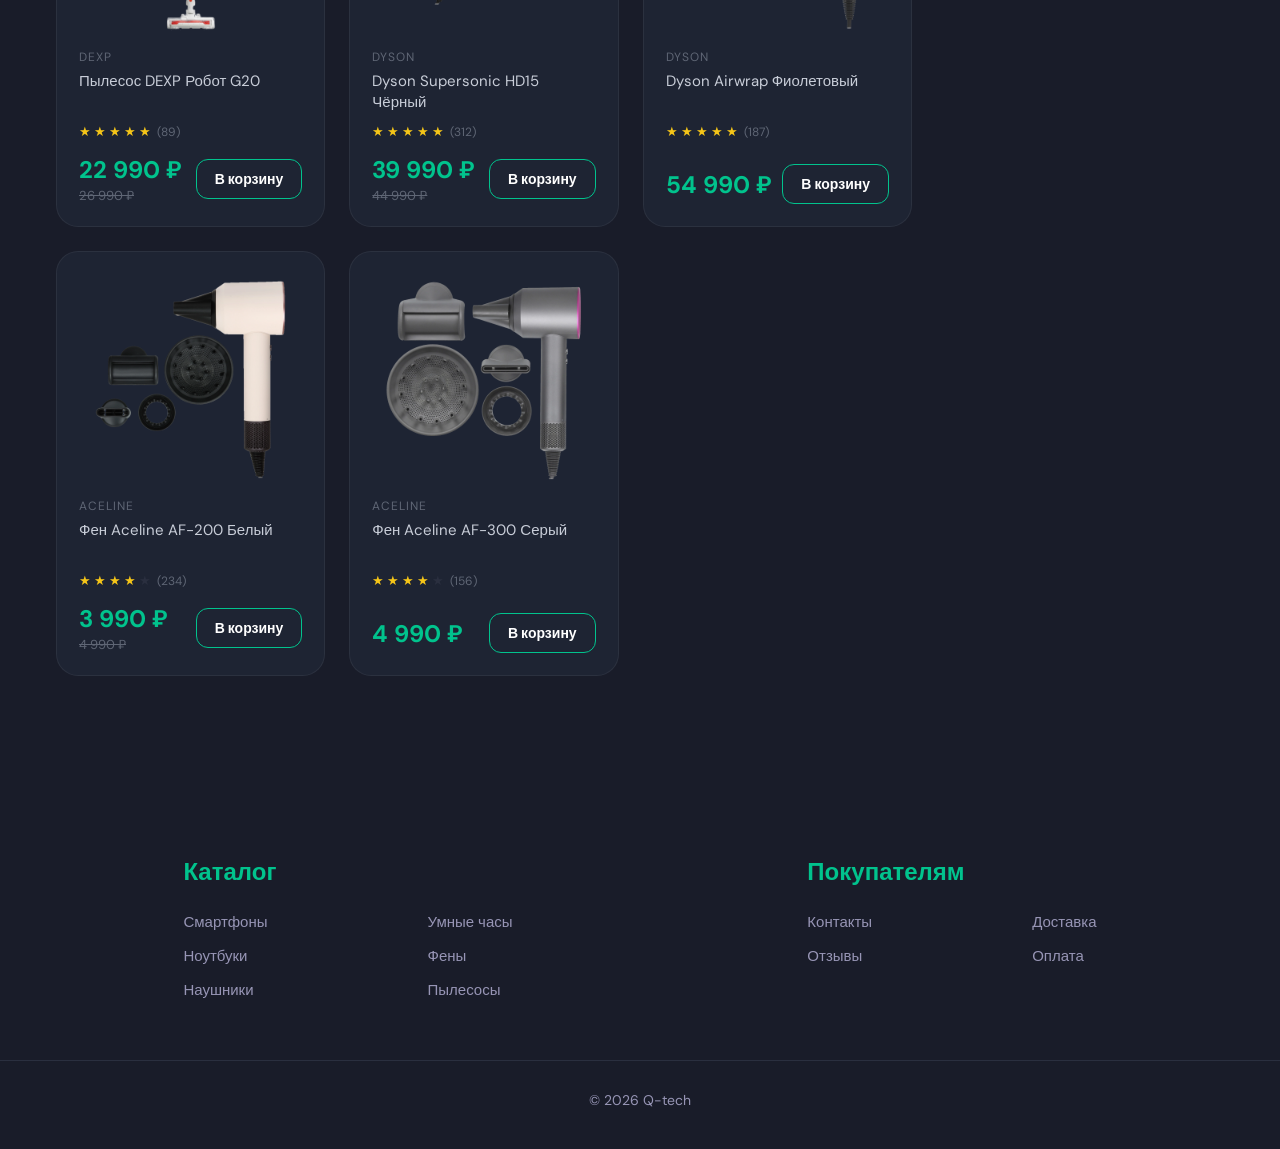
<file: frontend/catalog.html>
<!DOCTYPE html>
<html lang="ru">
<head>
  <meta charset="UTF-8" />
  <meta name="viewport" content="width=device-width, initial-scale=1.0"/>
  <title>Каталог — Q-tech</title>

  <link rel="stylesheet" href="css/global.css"/>
  <link rel="stylesheet" href="css/catalog.css"/>

  <link rel="preconnect" href="https://fonts.googleapis.com">
  <link href="https://fonts.googleapis.com/css2?family=DM+Sans:ital,opsz,wght@0,9..40,400;0,9..40,700;1,9..40,400&display=swap" rel="stylesheet">
</head>
<body>

<!-- HEADER -->
<header class="header">
  <div class="container nav">

    <div class="nav-left">
      <a href="index.html" class="logo">
        <img src="img/logo.svg" alt="Q-tech">
      </a>
      <nav class="menu">
        <a href="catalog.html">Категории</a>
        <a href="index.html#support">Покупателям</a>
      </nav>
    </div>

    <div class="icons">

      <div class="search-box">
        <div class="icon-wrap search-toggle">
          <img src="img/icon-search.svg" data-hover="img/icon-search-hover.svg" alt="Поиск">
        </div>
        <input type="text" id="searchInput" placeholder="Поиск...">
      </div>

      <a href="tel:+79999999999" class="icon-wrap">
        <img src="img/icon-phone.svg" data-hover="img/icon-phone-hover.svg" alt="Телефон">
      </a>

      <div class="icon-wrap cart-badge-wrap cart-toggle">
        <img src="img/icon-busket.svg" data-hover="img/icon-busket-hover.svg" alt="Корзина">
        <span class="cart-badge" id="cart-badge">0</span>
      </div>

      <a href="account.html" class="icon-wrap">
        <img src="img/icon-account.svg" data-hover="img/icon-account-hover.svg" alt="Аккаунт">
      </a>

      <!-- BURGER -->
      <button class="burger-btn" aria-label="Меню">
        <span></span>
        <span></span>
        <span></span>
      </button>

      <div class="cart-modal"></div>
    </div>
  </div>
</header>

<!-- MOBILE MENU -->
<div class="mobile-menu">
  <button class="mobile-menu-close" aria-label="Закрыть">×</button>
  <a href="index.html#categories">Категории</a>
  <a href="catalog.html?category=phones">Смартфоны</a>
  <a href="catalog.html?category=laptops">Ноутбуки</a>
  <a href="catalog.html?category=headphones">Наушники</a>
  <a href="catalog.html?category=watch">Умные часы</a>
  <a href="catalog.html?category=vacuum">Пылесосы</a>
  <a href="catalog.html?category=dryer">Фены</a>
  <a href="index.html#support">Покупателям</a>
</div>

<!-- CATALOG HEADER -->
<div class="container">
  <div class="catalog-header">
    <h1 id="catalog-title">Каталог</h1>
    <div class="catalog-breadcrumb">
      <a href="index.html">Главная</a>
      <span class="sep">/</span>
      <span id="breadcrumb-cat">Каталог</span>
    </div>
  </div>
</div>

<!-- MOBILE FILTER TOGGLE -->
<div class="container" style="margin-bottom: 16px;">
  <button class="filter-toggle-btn">
    <svg width="16" height="16" viewBox="0 0 16 16" fill="none">
      <path d="M2 4h12M4 8h8M6 12h4" stroke="currentColor" stroke-width="1.5" stroke-linecap="round"/>
    </svg>
    Фильтры
  </button>
</div>

<!-- CATALOG LAYOUT -->
<div class="container">
  <div class="catalog-layout">

    <!-- PRODUCTS SIDE -->
    <div>
      <div class="catalog-toolbar">
        <div class="catalog-count" id="products-count">Загрузка...</div>
        <div class="catalog-sort">
          <label>Сортировка:</label>
          <select class="sort-select">
            <option value="popular">По популярности</option>
            <option value="price-asc">Сначала дешевле</option>
            <option value="price-desc">Сначала дороже</option>
            <option value="rating">По рейтингу</option>
            <option value="new">Новинки</option>
          </select>
        </div>
      </div>

      <div class="products-grid-catalog" id="products-grid">
        <!-- Карточки рендерятся через JS -->
      </div>
    </div>

    <!-- SIDEBAR FILTERS -->
    <aside class="sidebar">

      <div class="sidebar-section">
        <h4>Цена, ₽</h4>
        <div class="price-range">
          <div class="price-inputs">
            <input type="text" class="price-input price-from" placeholder="от">
            <input type="text" class="price-input price-to" placeholder="до">
          </div>
          <input type="range" class="price-slider">
        </div>
      </div>

      <div class="sidebar-section">
        <h4>Бренд</h4>
        <div class="filter-list brand-list">
          <!-- Рендерится через JS -->
        </div>
      </div>

      <div class="sidebar-section">
        <h4>Наличие</h4>
        <div class="filter-list">
          <label class="filter-item">
            <input type="checkbox" class="instock-check">
            <span>Только в наличии</span>
          </label>
        </div>
      </div>

      <button class="filter-reset">Сбросить фильтры</button>

    </aside>

  </div>
</div>

<!-- MOBILE FILTER DRAWER -->
<div class="filter-drawer-overlay"></div>
<div class="filter-drawer">

  <div class="filter-drawer-header">
    <span>Фильтры</span>
    <button class="filter-drawer-close">×</button>
  </div>

  <div class="filter-drawer-body">
    <div class="sidebar-section">
      <h4>Цена, ₽</h4>
      <div class="price-range">
        <div class="price-inputs">
          <input type="text" class="price-input price-from" placeholder="от">
          <input type="text" class="price-input price-to" placeholder="до">
        </div>
        <input type="range" class="price-slider">
      </div>
    </div>

    <div class="sidebar-section">
      <h4>Бренд</h4>
      <div class="filter-list brand-list"></div>
    </div>

    <div class="sidebar-section">
      <h4>Наличие</h4>
      <div class="filter-list">
        <label class="filter-item">
          <input type="checkbox" class="instock-check">
          <span>Только в наличии</span>
        </label>
      </div>
    </div>
  </div>

  <div class="filter-drawer-footer">
    <button class="filter-reset">Сбросить</button>
    <button class="filter-apply filter-drawer-close">Применить</button>
  </div>

</div>

<!-- FOOTER -->
<footer class="footer-wrap">
  <div class="container footer-grid">
    <div class="footer-block">
      <h4>Каталог</h4>
      <div class="footer-columns">
        <div class="footer-column">
          <a href="catalog.html?category=phones">Смартфоны</a>
          <a href="catalog.html?category=laptops">Ноутбуки</a>
          <a href="catalog.html?category=headphones">Наушники</a>
        </div>
        <div class="footer-column">
          <a href="catalog.html?category=watch">Умные часы</a>
          <a href="catalog.html?category=dryer">Фены</a>
          <a href="catalog.html?category=vacuum">Пылесосы</a>
        </div>
      </div>
    </div>
    <div class="footer-block">
      <h4>Покупателям</h4>
      <div class="footer-columns">
        <div class="footer-column">
          <a href="index.html#support">Контакты</a>
          <a href="index.html#reviews">Отзывы</a>
        </div>
        <div class="footer-column">
          <a href="index.html#delivery">Доставка</a>
          <a href="index.html#payment">Оплата</a>
        </div>
      </div>
    </div>
  </div>
  <p class="footer-copy">© 2026 Q-tech</p>
</footer>

<!-- BACKGROUND BLOBS -->
<div class="bg-blobs">
  <div class="blob blob-1"></div>
  <div class="blob blob-2"></div>
  <div class="blob blob-3"></div>
</div>

<script src="js/products.js"></script>
<script src="js/cart.js"></script>
<script src="js/common.js"></script>
<script src="js/catalog.js"></script>

</body>
</html>
</file>
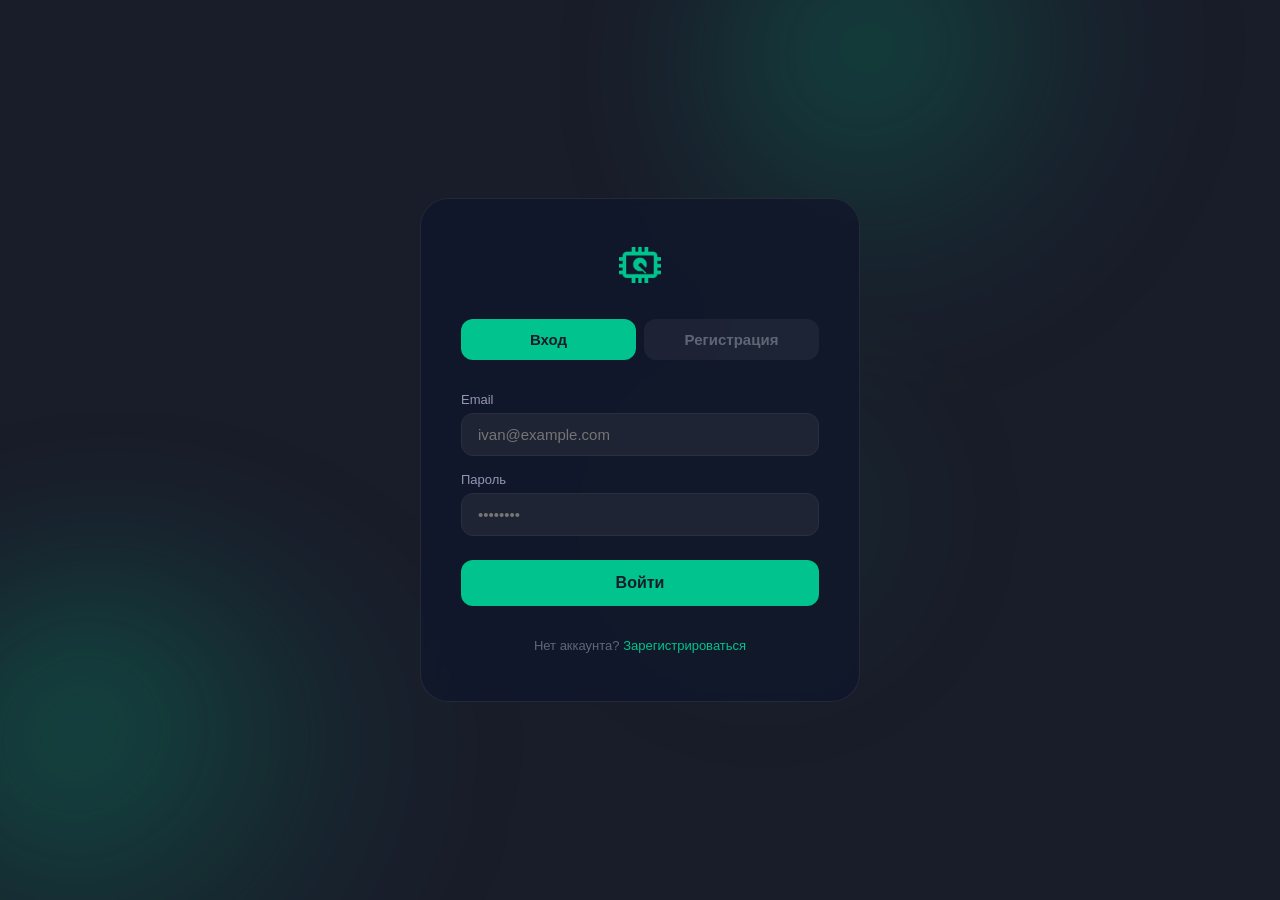
<file: frontend/login.html>
<!DOCTYPE html>
<html lang="ru">
<head>
    <meta charset="UTF-8">
    <meta name="viewport" content="width=device-width, initial-scale=1.0">
    <title>Вход — Q-tech</title>
    <link rel="stylesheet" href="css/global.css">
    <style>
        .auth-wrap { min-height: 100vh; display: flex; align-items: center; justify-content: center; padding: 40px 20px; }
        .auth-card { background: rgba(17,24,43,0.9); border: 1px solid rgba(255,255,255,0.08); border-radius: 28px; padding: 48px 40px; width: 100%; max-width: 440px; backdrop-filter: blur(10px); }
        .auth-logo { text-align: center; margin-bottom: 32px; }
        .auth-logo img { height: 36px; }
        .auth-tabs { display: flex; gap: 8px; margin-bottom: 32px; }
        .auth-tab-btn { flex: 1; background: rgba(255,255,255,0.05); border: none; color: #5f6675; font-family: 'DM Sans', sans-serif; font-size: 15px; font-weight: 600; padding: 12px; border-radius: 12px; cursor: pointer; transition: 0.2s; }
        .auth-tab-btn.active { background: #01C38D; color: #191C29; }
        .auth-form { display: none; flex-direction: column; gap: 16px; }
        .auth-form.active { display: flex; }
        .auth-label { font-size: 13px; color: #9795B5; margin-bottom: 6px; display: block; }
        .auth-input { width: 100%; background: #1e2433; border: 1px solid #2a2f3f; border-radius: 12px; color: white; font-family: 'DM Sans', sans-serif; font-size: 15px; padding: 12px 16px; outline: none; box-sizing: border-box; }
        .auth-input:focus { border-color: #01C38D; }
        .auth-submit { width: 100%; background: #01C38D; color: #191C29; border: none; border-radius: 12px; font-size: 16px; font-weight: 700; padding: 14px; cursor: pointer; margin-top: 8px; }
        .auth-submit:hover { background: #00e6a8; }
        .auth-hint { text-align: center; font-size: 13px; color: #5f6675; margin-top: 16px; }
        .auth-hint a { color: #01C38D; text-decoration: none; cursor: pointer; }
        .error-msg { color: #ff6b6b; font-size: 13px; text-align: center; margin-top: 8px; display: none; }
    </style>
</head>
<body>

<div class="auth-wrap">
    <div class="auth-card">
        <div class="auth-logo">
            <a href="index.html"><img src="img/logo.svg" alt="Q-tech"></a>
        </div>

        <div class="auth-tabs">
            <button class="auth-tab-btn active" data-tab="login">Вход</button>
            <button class="auth-tab-btn" data-tab="register">Регистрация</button>
        </div>

        <div id="errorMsg" class="error-msg"></div>

        <!-- Форма входа -->
        <form id="loginForm" class="auth-form active" onsubmit="return false;">
            <div>
                <label class="auth-label">Email</label>
                <input type="email" id="loginEmail" class="auth-input" placeholder="ivan@example.com" required>
            </div>
            <div>
                <label class="auth-label">Пароль</label>
                <input type="password" id="loginPassword" class="auth-input" placeholder="••••••••" required>
            </div>
            <button type="button" class="auth-submit" id="loginBtn">Войти</button>
            <div class="auth-hint">Нет аккаунта? <a onclick="switchTab('register')">Зарегистрироваться</a></div>
        </form>

        <!-- Форма регистрации -->
        <form id="registerForm" class="auth-form" onsubmit="return false;">
            <div>
                <label class="auth-label">Имя</label>
                <input type="text" id="regName" class="auth-input" placeholder="Иван Петров" required>
            </div>
            <div>
                <label class="auth-label">Email</label>
                <input type="email" id="regEmail" class="auth-input" placeholder="ivan@example.com" required>
            </div>
            <div>
                <label class="auth-label">Пароль</label>
                <input type="password" id="regPassword" class="auth-input" placeholder="••••••••" required>
            </div>
            <button type="button" class="auth-submit" id="registerBtn">Создать аккаунт</button>
            <div class="auth-hint">Уже есть аккаунт? <a onclick="switchTab('login')">Войти</a></div>
        </form>
    </div>
</div>

<div class="bg-blobs">
    <div class="blob blob-1"></div>
    <div class="blob blob-2"></div>
    <div class="blob blob-3"></div>
</div>

<script src="js/api.js"></script>
<script>
    function showError(msg) {
        let errorDiv = document.getElementById('errorMsg');
        if (!errorDiv) {
            errorDiv = document.createElement('div');
            errorDiv.id = 'errorMsg';
            errorDiv.className = 'error-msg';
            document.querySelector('.auth-card').prepend(errorDiv);
        }
        errorDiv.textContent = msg;
        errorDiv.style.display = 'block';
        setTimeout(() => { errorDiv.style.display = 'none'; }, 3000);
    }

    window.switchTab = function(tab) {
        document.querySelectorAll('.auth-tab-btn').forEach(btn => {
            btn.classList.toggle('active', btn.dataset.tab === tab);
        });
        document.getElementById('loginForm').classList.toggle('active', tab === 'login');
        document.getElementById('registerForm').classList.toggle('active', tab === 'register');
        document.getElementById('errorMsg').style.display = 'none';
    };

    window.doLogin = async function() {
        const email = document.getElementById('loginEmail').value;
        const password = document.getElementById('loginPassword').value;
        
        if (!email || !password) {
            showError('Заполните email и пароль');
            return;
        }
        
        try {
            console.log('Попытка входа:', email);
            const result = await window.apiLogin(email, password);
            console.log('Результат:', result);
            
            if (result && result.access_token) {
                // Токен уже сохранён в api.js
                console.log('Токен сохранён, перенаправление...');
                window.location.href = 'account.html';
            } else {
                showError('Неверный ответ от сервера');
            }
        } catch (err) {
            console.error('Ошибка входа:', err);
            showError(err.message || 'Ошибка входа. Проверьте email и пароль');
        }
    };

    window.doRegister = async function() {
        const name = document.getElementById('regName').value;
        const email = document.getElementById('regEmail').value;
        const password = document.getElementById('regPassword').value;
        
        if (!name || !email || !password) {
            showError('Заполните все поля');
            return;
        }
        
        if (password.length < 6) {
            showError('Пароль должен быть не менее 6 символов');
            return;
        }
        
        try {
            console.log('Попытка регистрации:', email);
            const result = await window.apiRegister(name, email, password);
            console.log('Результат:', result);
            
            if (result && result.access_token) {
                console.log('Регистрация успешна, перенаправление...');
                window.location.href = 'account.html';
            } else {
                showError('Неверный ответ от сервера');
            }
        } catch (err) {
            console.error('Ошибка регистрации:', err);
            showError(err.message || 'Ошибка регистрации. Возможно, email уже используется');
        }
    };

    // Проверка, если уже залогинены — сразу в аккаунт
    if (window.isLoggedIn && window.isLoggedIn()) {
        window.location.href = 'account.html';
    }

    // Обработка Enter
    document.getElementById('loginEmail').addEventListener('keypress', (e) => {
        if (e.key === 'Enter') doLogin();
    });
    document.getElementById('loginPassword').addEventListener('keypress', (e) => {
        if (e.key === 'Enter') doLogin();
    });
    document.getElementById('regName').addEventListener('keypress', (e) => {
        if (e.key === 'Enter') doRegister();
    });
    document.getElementById('regEmail').addEventListener('keypress', (e) => {
        if (e.key === 'Enter') doRegister();
    });
    document.getElementById('regPassword').addEventListener('keypress', (e) => {
        if (e.key === 'Enter') doRegister();
    });

    document.getElementById('loginBtn').addEventListener('click', doLogin);
    document.getElementById('registerBtn').addEventListener('click', doRegister);
    document.querySelectorAll('.auth-tab-btn').forEach(btn => {
    btn.addEventListener('click', () => switchTab(btn.dataset.tab));
});
</script>

</body>
</html>
</file>
<file: frontend/css/global.css>
/* ══════════════════════════════════════
   GLOBAL.CSS — Q-tech shared styles
   ══════════════════════════════════════ */

* {
  margin: 0;
  padding: 0;
  box-sizing: border-box;
}

html {
  scroll-behavior: smooth;
}

body {
  background: #191C29;
  color: white;
  font-family: 'DM Sans', sans-serif;
  overflow-x: hidden;
}

.container {
  width: 100%;
  max-width: 1200px;
  margin: 0 auto;
  padding: 0 16px;
  box-sizing: border-box;
}

/* ── ANIMATED BACKGROUND ── */

.bg-blobs {
  position: fixed;
  inset: 0;
  z-index: -1;
  overflow: hidden;
  pointer-events: none;
}

.blob {
  position: absolute;
  background: radial-gradient(
    circle at 30% 30%,
    rgba(1, 195, 141, 0.45),
    rgba(1, 195, 141, 0.12),
    transparent 70%
  );
  filter: blur(90px);
  opacity: 0.8;
  animation:
    morphBlob 14s ease-in-out infinite alternate,
    moveBlob  18s ease-in-out infinite alternate;
  transform-origin: center;
}

.blob-1 {
  width: 520px; height: 420px;
  top: -100px; right: 5%;
  border-radius: 58% 42% 63% 37% / 42% 58% 36% 64%;
}

.blob-2 {
  width: 620px; height: 520px;
  bottom: -180px; left: -120px;
  border-radius: 37% 63% 46% 54% / 58% 42% 58% 42%;
  animation-delay: 2s;
}

.blob-3 {
  width: 340px; height: 300px;
  top: 45%; left: 50%;
  border-radius: 61% 39% 52% 48% / 44% 56% 41% 59%;
  opacity: 0.45;
  animation-delay: 5s;
}

@keyframes moveBlob {
  0%   { transform: translate(0, 0) rotate(0deg) scale(1); }
  100% { transform: translate(120px, -80px) rotate(35deg) scale(1.2); }
}

@keyframes morphBlob {
  0%   { border-radius: 58% 42% 63% 37% / 42% 58% 36% 64%; }
  50%  { border-radius: 40% 60% 30% 70% / 61% 39% 71% 29%; }
  100% { border-radius: 67% 33% 52% 48% / 32% 68% 43% 57%; }
}

/* ── HEADER ── */

.header {
  border-bottom: 1px solid #2a2f3f;
  padding: 16px 0;
  position: sticky;
  top: 0;
  z-index: 200;
  background: rgba(25, 28, 41, 0.92);
  backdrop-filter: blur(18px);
  -webkit-backdrop-filter: blur(18px);
}

.nav {
  display: flex;
  justify-content: space-between;
  align-items: center;
}

.nav-left {
  display: flex;
  align-items: center;
  gap: 50px;
}

.logo img {
  width: 55px;
  height: 45px;
}

.menu {
  display: flex;
  gap: 36px;
}

.menu a {
  color: white;
  text-decoration: none;
  font-size: 15px;
  transition: color 0.3s;
}

.menu a:hover { color: #01C38D; }

/* ── NAV ICONS ── */

.icons {
  position: relative;
  display: flex;
  align-items: center;
  gap: 18px;
}
@media (max-width: 600px) {
  .icons { position: static; }
}

.icon-wrap {
  height: 22px;
  display: flex;
  align-items: center;
  cursor: pointer;
  position: relative;
}

.icon-wrap img {
  width: 22px;
  height: 22px;
  object-fit: contain;
  transition: 0.2s ease;
  cursor: pointer;
}

/* ── BURGER MENU ── */

.burger-btn {
  display: none;
  flex-direction: column;
  justify-content: center;
  align-items: center;
  width: 36px;
  height: 36px;
  background: none;
  border: none;
  cursor: pointer;
  gap: 5px;
  padding: 0;
}

.burger-btn span {
  display: block;
  width: 24px;
  height: 2px;
  background: white;
  border-radius: 2px;
  transition: 0.3s ease;
}

.burger-btn.open span:nth-child(1) {
  transform: translateY(7px) rotate(45deg);
}
.burger-btn.open span:nth-child(2) {
  opacity: 0;
}
.burger-btn.open span:nth-child(3) {
  transform: translateY(-7px) rotate(-45deg);
}

/* ── MOBILE MENU DRAWER ── */

.mobile-menu {
  display: none;
  position: fixed;
  top: 0;
  left: 0;
  right: 0;
  bottom: 0;
  background: rgba(25, 28, 41, 0.98);
  backdrop-filter: blur(20px);
  z-index: 190;
  padding: 90px 32px 40px;
  flex-direction: column;
  gap: 8px;
  overflow-y: auto;
}

.mobile-menu.open {
  display: flex;
}

.mobile-menu a {
  color: white;
  text-decoration: none;
  font-size: 22px;
  font-weight: 600;
  padding: 14px 0;
  border-bottom: 1px solid rgba(255,255,255,0.07);
  transition: color 0.2s;
}

.mobile-menu a:hover { color: #01C38D; }

.mobile-menu .mobile-menu-close {
  position: absolute;
  top: 20px;
  right: 24px;
  background: none;
  border: none;
  color: white;
  font-size: 28px;
  cursor: pointer;
  line-height: 1;
}

/* ── SEARCH ── */

.search-box {
  display: flex;
  align-items: center;
  position: relative;
}

.search-box input {
  width: 0;
  opacity: 0;
  border: 1px solid white;
  outline: none;
  background: transparent;
  color: white;
  height: 40px;
  border-radius: 50px;
  margin-left: 10px;
  padding: 0;
  transition: 0.35s ease;
  font-size: 15px;
  font-family: 'DM Sans', sans-serif;
  pointer-events: none;
}

.search-box.active input {
  width: 200px;
  opacity: 1;
  padding: 0 16px;
  pointer-events: auto;
}

.search-box input::placeholder { color: #8b90a0; }

/* ── CART MODAL ── */

.cart-modal {
  position: absolute;
  top: 50px;
  right: 0;
  width: 340px;
  background: #11182B;
  border: 1px solid rgba(255,255,255,0.08);
  border-radius: 24px;
  padding: 24px;
  opacity: 0;
  visibility: hidden;
  transform: translateY(10px);
  transition: 0.35s ease;
  z-index: 300;
}

.cart-modal.active {
  opacity: 1;
  visibility: visible;
  transform: translateY(0);
}

.cart-modal h4 {
  font-size: 20px;
  margin-bottom: 16px;
  color: #01C38D;
}

.cart-empty {
  color: #8f96a8;
  font-size: 15px;
}

.cart-items {
  display: flex;
  flex-direction: column;
  gap: 12px;
  max-height: 300px;
  overflow-y: auto;
}

.cart-items::-webkit-scrollbar { width: 4px; }
.cart-items::-webkit-scrollbar-track { background: transparent; }
.cart-items::-webkit-scrollbar-thumb { background: #2a2f3f; border-radius: 4px; }

.cart-item {
  display: flex;
  align-items: center;
  gap: 12px;
  padding: 10px;
  background: rgba(255,255,255,0.04);
  border-radius: 14px;
  border: 1px solid rgba(255,255,255,0.06);
}

.cart-item img {
  width: 48px;
  height: 48px;
  object-fit: contain;
  flex-shrink: 0;
}

.cart-item-info { flex: 1; min-width: 0; }

.cart-item-title {
  font-size: 13px;
  color: #c8cdd8;
  white-space: nowrap;
  overflow: hidden;
  text-overflow: ellipsis;
}

.cart-item-price {
  font-size: 14px;
  font-weight: 700;
  color: #01C38D;
  margin-top: 3px;
}

.cart-item-remove {
  background: none;
  border: none;
  color: #5f6675;
  cursor: pointer;
  font-size: 18px;
  line-height: 1;
  transition: color 0.2s;
  flex-shrink: 0;
}

.cart-item-remove:hover { color: #ff5a5a; }

.cart-footer {
  margin-top: 16px;
  padding-top: 16px;
  border-top: 1px solid rgba(255,255,255,0.07);
}

.cart-total {
  display: flex;
  justify-content: space-between;
  align-items: center;
  margin-bottom: 14px;
}

.cart-total span { color: #8f96a8; font-size: 14px; }
.cart-total strong { font-size: 18px; color: #01C38D; }

.cart-checkout-btn {
  width: 100%;
  padding: 14px;
  border-radius: 14px;
  border: none;
  background: #01C38D;
  color: #191C29;
  font-size: 16px;
  font-weight: 700;
  font-family: 'DM Sans', sans-serif;
  cursor: pointer;
  transition: 0.3s;
}

.cart-checkout-btn:hover {
  background: #00a87a;
  box-shadow: 0 0 24px rgba(1,195,141,0.4);
}

/* ── CART BADGE ── */

.cart-badge-wrap {
  position: relative;
}

.cart-badge {
  position: absolute;
  top: -8px;
  right: -8px;
  width: 18px;
  height: 18px;
  background: #fff;
  border-radius: 50%;
  font-size: 10px;
  font-weight: 700;
  color: #191C29;
  display: flex;
  align-items: center;
  justify-content: center;
  opacity: 0;
  transform: scale(0);
  transition: 0.25s ease;
}

.cart-badge.visible {
  opacity: 1;
  transform: scale(1);
}

/* ── FOOTER ── */

.footer-wrap {
  padding: 80px 0 40px;
}

.footer-grid {
  display: flex;
  justify-content: space-around;
  margin-bottom: 60px;
  flex-wrap: wrap;
  gap: 40px;
}

.footer-block {
  display: flex;
  flex-direction: column;
}

.footer-block h4 {
  color: #01C38D;
  margin-bottom: 25px;
  font-size: 24px;
}

.footer-columns {
  display: flex;
  gap: 160px;
}

.footer-column {
  display: flex;
  flex-direction: column;
  gap: 14px;
}

.footer-block a {
  text-decoration: none;
  color: #9795B5;
  transition: color 0.3s;
  font-size: 15px;
}

.footer-block a:hover { color: white; }

.footer-copy {
  text-align: center;
  color: #9795B5;
  font-size: 14px;
  padding-top: 30px;
  border-top: 1px solid #2a2f3f;
}

/* ── BUTTON BASE ── */

.btn {
  display: inline-flex;
  align-items: center;
  justify-content: center;
  gap: 8px;
  padding: 13px 28px;
  border-radius: 14px;
  font-size: 15px;
  font-weight: 600;
  font-family: 'DM Sans', sans-serif;
  cursor: pointer;
  transition: 0.3s ease;
  text-decoration: none;
  border: none;
}

.btn-primary {
  background: transparent;
  border: 1.5px solid #01C38D;
  color: white;
}

.btn-primary:hover {
  background: rgba(1,195,141,0.12);
  box-shadow: 0 0 24px rgba(1,195,141,0.35);
  border-color: #01C38D;
}

/* ── COUNTER ── */

.qty-control {
  display: inline-flex;
  align-items: center;
  background: #01C38D;
  border-radius: 14px;
  overflow: hidden;
}

.qty-btn {
  width: 40px;
  height: 40px;
  background: none;
  border: none;
  color: #191C29;
  font-size: 20px;
  font-weight: 700;
  cursor: pointer;
  display: flex;
  align-items: center;
  justify-content: center;
  transition: background 0.2s;
}

.qty-btn:hover { background: rgba(0,0,0,0.1); }

.qty-value {
  min-width: 32px;
  text-align: center;
  font-size: 15px;
  font-weight: 700;
  color: #191C29;
}

/* ── ARROW ── */

.arrow {
  position: relative;
  width: 30px;
  height: 2px;
  background: #01C38D;
  border-radius: 20px;
  transition: 0.35s ease;
}

.arrow::after {
  content: "";
  position: absolute;
  right: 0;
  top: 50%;
  width: 8px;
  height: 8px;
  border-top: 2px solid #01C38D;
  border-right: 2px solid #01C38D;
  transform: translateY(-50%) rotate(45deg);
  border-radius: 2px;
  transition: 0.35s ease;
}

/* ── RATING STARS ── */

.stars {
  display: flex;
  gap: 3px;
}

.star {
  font-size: 13px;
  color: #2a2f3f;
}

.star.filled { color: #f5c518; }
.star.half   { color: #f5c518; }

/* ── ANIMATIONS ── */

@keyframes fadeIn {
  from { opacity: 0; transform: translateY(16px); }
  to   { opacity: 1; transform: translateY(0); }
}

/* ── TABLET ── */

@media (max-width: 900px) {
  .menu { display: none; }
  .burger-btn { display: flex; }

  .search-box.active input {
    width: 160px;
  }

  .cart-modal {
    width: 300px;
    right: -10px;
  }
}

/* ── MOBILE ── */

@media (max-width: 600px) {
  .cart-modal {
    position: fixed;
    top: auto;
    bottom: 0;
    left: 0;
    right: 0;
    width: 100%;
    border-radius: 24px 24px 0 0;
    max-height: 75vh;
    overflow-y: auto;
    padding: 24px 20px;
    z-index: 9999;
    /* Фиксируем кнопку внизу */
    display: flex;
    flex-direction: column;
  }

  .cart-modal .cart-items {
    flex: 1;
    overflow-y: auto;
    max-height: 45vh;
  }

  .cart-modal .cart-footer {
    flex-shrink: 0;
    padding-bottom: env(safe-area-inset-bottom, 16px);
  }

  .footer-grid {
    flex-direction: column;
    gap: 32px;
  }

  .footer-columns { gap: 30px; }
  .footer-block h4 { margin-bottom: 16px; }
}
</file>
<file: frontend/css/home.css>
/* ══════════════════════════════════════
   HOME.CSS — Q-tech главная страница
   ══════════════════════════════════════ */

/* ── HERO ── */

.hero {
  position: relative;
  width: 100%;
  overflow: hidden;
  padding-top: 30px;
  display: flex;
  flex-direction: column;
  align-items: center;
}

.hero-slider {
  position: relative;
  width: 50%;
}

.hero-slide {
  display: none;
  animation: fade 0.4s ease;
}

.hero-slide.active { display: block; }

.hero-slide img {
  width: 100%;
  display: block;
  border-radius: 24px;
}

.hero-dots {
  display: flex;
  justify-content: center;
  gap: 12px;
  height: 30px;
  margin-top: 20px;
}

.dot {
  width: 12px;
  height: 12px;
  border-radius: 50%;
  background: #5f6675;
  cursor: pointer;
  transition: 0.3s;
}

.dot.active {
  background: #01C38D;
  transform: scale(1.2);
}

@keyframes fade {
  from { opacity: 0; }
  to   { opacity: 1; }
}

/* ── CATEGORIES ── */

.categories {
  padding: 60px 0 80px;
}

.categories-grid {
  display: grid;
  grid-template-columns: repeat(12, 1fr);
  gap: 24px;
}

.category-card {
  position: relative;
  display: flex;
  height: 420px;
  justify-content: center;
  align-items: flex-end;
  background: transparent;
  border-radius: 28px;
  overflow: hidden;
  border: 1px solid rgba(255,255,255,0.08);
  text-decoration: none;
  transition: 0.4s ease;
}

.category-card img { mix-blend-mode: lighten; }

.category-card:nth-child(1) { grid-column: span 5; }
.category-card:nth-child(2) { grid-column: span 3; }
.category-card:nth-child(3) { grid-column: span 4; }
.category-card:nth-child(4) { grid-column: span 3; }
.category-card:nth-child(5) { grid-column: span 5; }
.category-card:nth-child(6) { grid-column: span 4; }

.category-card:hover {
  transform: translateY(-8px);
  border-color: #01C38D;
  box-shadow: 0 0 30px rgba(1,195,141,0.35);
}

.category-info {
  position: absolute;
  top: 28px;
  left: 28px;
  z-index: 2;
  display: flex;
  flex-direction: column;
  gap: 18px;
}

.category-info h3 {
  color: white;
  font-size: 30px;
  font-weight: 500;
}

.category-card:hover .arrow { width: 70px; }
.category-card:hover .arrow::after { right: -2px; }

.category-card img {
  width: 70%;
  height: 80%;
  padding-bottom: 20px;
  object-fit: contain;
  transition: 0.6s ease;
}

.category-card:nth-child(1) img { transform: none; }
.category-card:nth-child(1):hover img { transform: scale(1.05); }
.category-card:nth-child(2) img { transform: scale(0.85); }
.category-card:nth-child(2):hover img { transform: scale(0.95); }
.category-card:nth-child(3) img { transform: none; }
.category-card:nth-child(3):hover img { transform: scale(1.05); }
.category-card:nth-child(4) img { transform: none; }
.category-card:nth-child(4):hover img { transform: scale(1.05); }
.category-card:nth-child(5) img { transform: scale(0.95); }
.category-card:nth-child(5):hover img { transform: scale(1.05); }
.category-card:nth-child(6) img { transform: scale(0.95); }
.category-card:nth-child(6):hover img { transform: scale(1.05); }

/* ── PRODUCTS (TOP SALES) ── */

.products {
  padding: 60px 0 80px;
}

.products h2 {
  text-align: center;
  color: #01C38D;
  margin-bottom: 60px;
  font-size: 38px;
}

.products-grid {
  display: grid;
  grid-template-columns: repeat(3, 1fr);
  gap: 36px;
}

.card {
  position: relative;
  overflow: hidden;
  background: #1e2433;
  border-radius: 24px;
  padding: 36px 26px;
  text-align: center;
  border: 1px solid rgba(255,255,255,0.06);
  transition: transform 0.4s ease, border-color 0.4s ease, box-shadow 0.4s ease;
  cursor: pointer;
  text-decoration: none;
  color: inherit;
  display: block;
}

.card::before {
  content: "";
  position: absolute;
  inset: 0;
  background: radial-gradient(circle at center, rgba(1,195,141,0.14), transparent 70%);
  opacity: 0;
  transition: 0.4s ease;
}

.card:hover {
  transform: translateY(-8px);
  border-color: #01C38D;
  box-shadow: 0 0 30px rgba(1,195,141,0.25);
}

.card:hover::before { opacity: 1; }

.card img {
  height: 280px;
  object-fit: contain;
  margin-bottom: 24px;
  transition: transform 0.5s ease;
  width: 100%;
}

.card:hover img { transform: scale(1.05); }

.card h3 {
  color: #01C38D;
  font-size: 28px;
  margin-bottom: 14px;
}

.card p {
  font-size: 16px;
  line-height: 1.4;
  color: #c8cdd8;
}

/* ══════════════════════════════════════
   INFO BLOCKS
   ══════════════════════════════════════ */

.info-section {
  padding: 80px 0 120px;
}

.info-title {
  text-align: center;
  font-size: 38px;
  color: white;
  margin-bottom: 70px;
}

.info-title span { color: #01C38D; }

.info-block {
  background: rgba(17, 24, 43, 0.6);
  border: 1px solid rgba(255,255,255,0.07);
  border-radius: 28px;
  padding: 48px;
  margin-bottom: 32px;
  backdrop-filter: blur(10px);
}

.info-block-title {
  font-size: 26px;
  font-weight: 700;
  color: white;
  margin-bottom: 36px;
  position: relative;
  padding-bottom: 16px;
}

.info-block-title::after {
  content: '';
  position: absolute;
  bottom: 0;
  left: 0;
  width: 48px;
  height: 2px;
  background: #01C38D;
  border-radius: 2px;
}

/* ── REVIEWS ── */

.reviews-grid {
  display: grid;
  grid-template-columns: repeat(3, 1fr);
  gap: 24px;
}

.review-card {
  background: rgba(255,255,255,0.04);
  border: 1px solid rgba(255,255,255,0.07);
  border-radius: 20px;
  padding: 28px 24px;
}

.review-header {
  display: flex;
  align-items: center;
  gap: 14px;
  margin-bottom: 16px;
}

.review-avatar {
  width: 46px;
  height: 46px;
  border-radius: 50%;
  background: linear-gradient(135deg, #01C38D, #0097e6);
  display: flex;
  align-items: center;
  justify-content: center;
  font-size: 13px;
  font-weight: 700;
  color: #191C29;
  flex-shrink: 0;
}

.review-name {
  font-size: 15px;
  font-weight: 700;
  color: white;
  margin-bottom: 4px;
}

.review-stars {
  color: #f5c518;
  font-size: 14px;
  letter-spacing: 1px;
}

.review-text {
  font-size: 14px;
  color: #9795B5;
  line-height: 1.6;
}

/* ── FAQ ── */

.faq-list {
  display: flex;
  flex-direction: column;
  gap: 4px;
}

.faq-item {
  border-radius: 14px;
  overflow: hidden;
  border: 1px solid rgba(255,255,255,0.07);
}

.faq-question {
  width: 100%;
  background: rgba(255,255,255,0.03);
  border: none;
  color: white;
  font-family: 'DM Sans', sans-serif;
  font-size: 16px;
  font-weight: 600;
  padding: 18px 22px;
  text-align: left;
  cursor: pointer;
  transition: background 0.2s, color 0.2s;
  position: relative;
}

.faq-question::after {
  content: '+';
  position: absolute;
  right: 22px;
  top: 50%;
  transform: translateY(-50%);
  font-size: 22px;
  color: #01C38D;
  transition: transform 0.3s;
}

.faq-item.open .faq-question::after {
  transform: translateY(-50%) rotate(45deg);
}

.faq-question:hover {
  background: rgba(1,195,141,0.06);
  color: #01C38D;
}

.faq-answer {
  display: none;
  padding: 22px 18px;
  font-size: 15px;
  color: #9795B5;
  line-height: 1.65;
  background: rgba(255,255,255,0.02);
}

.faq-item.open .faq-answer {
  display: block;
}

/* ── DELIVERY & PAYMENT ROW ── */

.info-blocks-row {
  display: grid;
  grid-template-columns: 1fr 1fr;
  gap: 32px;
  margin-bottom: 32px;
}

.info-block-half {
  margin-bottom: 0;
}

/* ── STEPS ── */

.info-steps {
  display: flex;
  flex-direction: column;
  gap: 18px;
  margin-bottom: 28px;
}

.info-step {
  display: flex;
  align-items: flex-start;
  gap: 16px;
}

.step-num {
  width: 36px;
  height: 36px;
  border-radius: 50%;
  background: rgba(1,195,141,0.12);
  border: 1.5px solid #01C38D;
  color: #01C38D;
  font-size: 15px;
  font-weight: 700;
  display: flex;
  align-items: center;
  justify-content: center;
  flex-shrink: 0;
}

.step-text {
  display: flex;
  flex-direction: column;
  gap: 3px;
  padding-top: 6px;
}

.step-text strong {
  font-size: 15px;
  color: white;
}

.step-text span {
  font-size: 13px;
  color: #9795B5;
}

.info-tags {
  display: flex;
  flex-wrap: wrap;
  gap: 8px;
}

.info-tag {
  padding: 6px 14px;
  border-radius: 50px;
  border: 1px solid rgba(1,195,141,0.3);
  color: #01C38D;
  font-size: 13px;
  background: rgba(1,195,141,0.06);
}

/* ── PAYMENT METHODS ── */

.payment-methods {
  display: flex;
  flex-direction: column;
  gap: 16px;
}

.payment-method {
  display: flex;
  align-items: center;
  gap: 18px;
  padding: 16px 20px;
  background: rgba(255,255,255,0.03);
  border: 1px solid rgba(255,255,255,0.06);
  border-radius: 16px;
  transition: border-color 0.2s;
}

.payment-method:hover { border-color: rgba(1,195,141,0.3); }

.payment-icon {
  width: 44px;
  height: 44px;
  display: flex;
  align-items: center;
  justify-content: center;
  flex-shrink: 0;
}

.payment-method div:last-child {
  display: flex;
  flex-direction: column;
  gap: 3px;
}

.payment-method strong {
  font-size: 15px;
  color: white;
}

.payment-method span {
  font-size: 13px;
  color: #9795B5;
}

/* ── GUARANTEE ── */

.guarantee-grid {
  display: grid;
  grid-template-columns: repeat(4, 1fr);
  gap: 20px;
}

.guarantee-card {
  background: rgba(255,255,255,0.03);
  border: 1px solid rgba(255,255,255,0.07);
  border-radius: 20px;
  padding: 28px 22px;
  text-align: center;
  transition: border-color 0.3s, transform 0.3s;
}

.guarantee-card:hover {
  border-color: rgba(1,195,141,0.3);
  transform: translateY(-4px);
}

.guarantee-icon {
  width: 60px;
  height: 60px;
  margin: 0 auto 18px;
  background: rgba(1,195,141,0.08);
  border-radius: 16px;
  display: flex;
  align-items: center;
  justify-content: center;
}

.guarantee-card h4 {
  font-size: 16px;
  color: white;
  margin-bottom: 10px;
}

.guarantee-card p {
  font-size: 13px;
  color: #9795B5;
  line-height: 1.5;
}

/* ── SUPPORT ── */

.support-grid {
  display: grid;
  grid-template-columns: repeat(2, 1fr);
  gap: 20px;
}

.support-card {
  background: rgba(255,255,255,0.03);
  border: 1px solid rgba(255,255,255,0.07);
  border-radius: 20px;
  padding: 28px 24px;
  display: flex;
  flex-direction: column;
  align-items: flex-start;
  gap: 10px;
  transition: border-color 0.3s;
}

.support-card:hover { border-color: rgba(1,195,141,0.3); }

.support-icon {
  width: 52px;
  height: 52px;
  background: rgba(1,195,141,0.08);
  border-radius: 14px;
  display: flex;
  align-items: center;
  justify-content: center;
  margin-bottom: 6px;
}

.support-card h4 {
  font-size: 17px;
  color: white;
}

.support-card a {
  color: #01C38D;
  text-decoration: none;
  font-size: 15px;
  font-weight: 600;
  transition: color 0.2s;
}

.support-card a:hover { color: #00e6a8; }

.support-card span {
  font-size: 13px;
  color: #9795B5;
}

/* ══════════════════════════════════════
   RESPONSIVE
   ══════════════════════════════════════ */

@media (max-width: 1200px) {
  .guarantee-grid { grid-template-columns: repeat(2, 1fr); }
}

@media (max-width: 1100px) {
  .categories-grid { grid-template-columns: repeat(2, 1fr); }
  .category-card:nth-child(n) { grid-column: span 1; }
}

@media (max-width: 992px) {
  .products-grid { grid-template-columns: 1fr 1fr; }
  .reviews-grid { grid-template-columns: 1fr 1fr; }
  .info-blocks-row { grid-template-columns: 1fr; }
  .support-grid { grid-template-columns: 1fr 1fr; }
}

@media (max-width: 768px) {
  .hero-slider { width: 90%; }

  .categories { padding: 60px 0; }
  .categories-grid { grid-template-columns: 1fr 1fr; gap: 16px; }
  .category-card { height: 260px; }
  .category-info h3 { font-size: 20px; }
  .category-info { top: 18px; left: 18px; gap: 12px; }

  .products { padding: 60px 0; }
  .products h2 { font-size: 28px; margin-bottom: 36px; }
  .products-grid { grid-template-columns: 1fr; gap: 20px; }

  .card img { height: 200px; }
  .card h3 { font-size: 22px; }
  .card p { font-size: 14px; }

  .info-section { padding: 60px 0 80px; }
  .info-title { font-size: 28px; margin-bottom: 48px; }
  .info-block { padding: 32px 24px; }
  .info-block-title { font-size: 20px; }

  .reviews-grid { grid-template-columns: 1fr; }
  .guarantee-grid { grid-template-columns: 1fr 1fr; gap: 14px; }
  .support-grid { grid-template-columns: 1fr; }
}

@media (max-width: 480px) {
  .categories-grid { grid-template-columns: 1fr; }
  .category-card { height: 240px; }
  .products-grid { grid-template-columns: 1fr; }

  .guarantee-grid { grid-template-columns: 1fr; }
  .info-block { padding: 24px 18px; }

  .info-blocks-row { grid-template-columns: 1fr; }
}
</file>
<file: frontend/css/account.css>
/* ══════════════════════════════════════
   ACCOUNT.CSS — Q-tech личный кабинет
   ══════════════════════════════════════ */

/* ── LAYOUT ── */

.account-wrap {
  display: grid;
  grid-template-columns: 300px 1fr;
  gap: 32px;
  padding: 48px 0 100px;
  align-items: start;
}

/* ── SIDEBAR ── */

.account-sidebar {
  position: sticky;
  top: 90px;
  backdrop-filter: blur(18px);
  border: 1px solid rgba(255,255,255,0.07);
  border-radius: 24px;
  padding: 28px 22px;
  display: flex;
  flex-direction: column;
  gap: 24px;
}

/* Avatar */
.acc-avatar-block {
  display: flex;
  align-items: center;
  gap: 14px;
}

.acc-avatar {
  width: 56px;
  height: 56px;
  border-radius: 50%;
  background: linear-gradient(135deg, #01C38D, #0097e6);
  display: flex;
  align-items: center;
  justify-content: center;
  font-size: 18px;
  font-weight: 700;
  color: #191C29;
  flex-shrink: 0;
  box-shadow: 0 0 18px rgba(1,195,141,0.4);
}

.acc-name {
  font-size: 16px;
  font-weight: 700;
  color: white;
}

.acc-email {
  font-size: 13px;
  color: #5f6675;
  margin-top: 2px;
}

/* Level */
.acc-level-block {
  background: rgba(1,195,141,0.06);
  border: 1px solid rgba(1,195,141,0.15);
  border-radius: 14px;
  padding: 14px 16px;
}

.acc-level-row {
  display: flex;
  justify-content: space-between;
  align-items: center;
  margin-bottom: 10px;
}

.acc-level-label {
  font-size: 13px;
  font-weight: 700;
  color: #f5a623;
}

.acc-level-pts {
  font-size: 12px;
  color: #01C38D;
}

.acc-level-bar {
  height: 4px;
  background: rgba(255,255,255,0.08);
  border-radius: 2px;
  overflow: hidden;
  margin-bottom: 8px;
}

.acc-level-fill {
  height: 100%;
  background: linear-gradient(to right, #01C38D, #0097e6);
  border-radius: 2px;
  transition: width 0.5s ease;
}

.acc-level-hint {
  font-size: 11px;
  color: #5f6675;
}

/* Menu */
.acc-menu {
  display: flex;
  flex-direction: column;
  gap: 4px;
}

.acc-menu-item {
  display: flex;
  align-items: center;
  gap: 12px;
  padding: 11px 14px;
  border-radius: 12px;
  border: none;
  background: transparent;
  color: #9795B5;
  font-family: 'DM Sans', sans-serif;
  font-size: 14px;
  cursor: pointer;
  transition: 0.2s ease;
  text-align: left;
  position: relative;
}

.acc-menu-item:hover {
  background: rgba(255,255,255,0.05);
  color: white;
}

.acc-menu-item.active {
  background: rgba(1,195,141,0.1);
  color: white;
}

.acc-menu-icon { font-size: 16px; }

.acc-menu-badge {
  margin-left: auto;
  background: #01C38D;
  color: #191C29;
  font-size: 11px;
  font-weight: 700;
  width: 20px;
  height: 20px;
  border-radius: 50%;
  display: flex;
  align-items: center;
  justify-content: center;
}

.acc-logout-btn {
  width: 100%;
  padding: 11px;
  border-radius: 12px;
  border: 1px solid rgba(255,90,90,0.2);
  background: transparent;
  color: #ff6b6b;
  font-family: 'DM Sans', sans-serif;
  font-size: 14px;
  cursor: pointer;
  transition: 0.25s;
}

.acc-logout-btn:hover {
  background: rgba(255,107,107,0.08);
  border-color: #ff6b6b;
}

/* ── MAIN CONTENT ── */

.account-main { min-height: 600px; }

.acc-tab {
  display: none;
  animation: fadeIn 0.3s ease;
}

.acc-tab.active { display: block; }

.acc-tab-header {
  margin-bottom: 32px;
}

.acc-tab-header h2 {
  font-size: 32px;
  font-weight: 700;
  color: white;
  margin-bottom: 6px;
}

.acc-tab-header p {
  color: #5f6675;
  font-size: 15px;
}

/* ── STATS ── */

.acc-stats {
  display: grid;
  grid-template-columns: repeat(4, 1fr);
  gap: 16px;
  margin-bottom: 36px;
}

.acc-stat-card {
  background: #1e2433;
  border: 1px solid rgba(255,255,255,0.06);
  border-radius: 18px;
  padding: 22px 18px;
  text-align: center;
  transition: 0.3s ease;
}

.acc-stat-card:hover {
  border-color: rgba(1,195,141,0.3);
  box-shadow: 0 0 18px rgba(1,195,141,0.1);
}

.acc-stat-icon { font-size: 26px; margin-bottom: 10px; }

.acc-stat-val {
  font-size: 28px;
  font-weight: 700;
  color: #01C38D;
  margin-bottom: 4px;
}

.acc-stat-label {
  font-size: 13px;
  color: #5f6675;
}

/* ── ORDERS ── */

.acc-section-title {
  font-size: 18px;
  font-weight: 700;
  color: white;
  margin-bottom: 16px;
}

.orders-list {
  display: flex;
  flex-direction: column;
  gap: 14px;
  margin-bottom: 28px;
}

.order-card {
  background: #1e2433;
  border: 1px solid rgba(255,255,255,0.06);
  border-radius: 18px;
  padding: 20px 22px;
  transition: 0.3s ease;
}

.order-card:hover {
  border-color: rgba(255,255,255,0.12);
}

.order-card.active-order {
  border-color: rgba(1,195,141,0.2);
  background: linear-gradient(135deg, rgba(1,195,141,0.04), #1e2433);
}

.order-meta {
  display: flex;
  justify-content: space-between;
  align-items: center;
  margin-bottom: 10px;
}

.order-num {
  font-size: 14px;
  font-weight: 700;
  color: white;
  font-family: monospace;
}

.order-status {
  font-size: 12px;
  font-weight: 700;
  padding: 4px 10px;
  border-radius: 8px;
  text-transform: uppercase;
  letter-spacing: 0.5px;
}

.status-delivery { background: rgba(1,195,141,0.12); color: #01C38D; }
.status-done     { background: rgba(100,200,100,0.1); color: #6cc070; }
.status-cancel   { background: rgba(255,90,90,0.1);   color: #ff6b6b; }
.status-pending  { background: rgba(245,166,35,0.1);  color: #f5a623; }

.order-item-name {
  font-size: 14px;
  color: #c8cdd8;
  margin-bottom: 12px;
}

.order-footer {
  display: flex;
  justify-content: space-between;
  align-items: center;
}

.order-date  { font-size: 13px; color: #5f6675; }
.order-total { font-size: 17px; font-weight: 700; color: #01C38D; }

/* Tracking bar */
.order-track-bar {
  display: flex;
  align-items: center;
  gap: 0;
  margin-top: 16px;
  padding-top: 16px;
  border-top: 1px solid rgba(255,255,255,0.05);
}

.track-step {
  font-size: 11px;
  color: #5f6675;
  text-align: center;
  white-space: nowrap;
  padding: 0 4px;
}

.track-step.done    { color: #01C38D; }
.track-step.current { color: white; font-weight: 700; }

.track-line {
  flex: 1;
  height: 2px;
  background: #2a2f3f;
  border-radius: 1px;
}

.track-line.done { background: #01C38D; }

/* Orders filter */
.orders-filter-row {
  display: flex;
  gap: 8px;
  margin-bottom: 20px;
  flex-wrap: wrap;
}

.order-filter-btn {
  padding: 8px 16px;
  border-radius: 10px;
  border: 1px solid #2a2f3f;
  background: transparent;
  color: #5f6675;
  font-family: 'DM Sans', sans-serif;
  font-size: 13px;
  cursor: pointer;
  transition: 0.2s;
}

.order-filter-btn:hover  { border-color: #01C38D; color: #01C38D; }
.order-filter-btn.active { border-color: #01C38D; background: rgba(1,195,141,0.08); color: white; }

/* ── BONUS BLOCK ── */

.acc-bonus-block {
  display: flex;
  align-items: center;
  justify-content: space-between;
  gap: 20px;
  padding: 22px 24px;
  background: linear-gradient(135deg, rgba(1,195,141,0.08), rgba(0,151,230,0.04));
  border: 1px solid rgba(1,195,141,0.2);
  border-radius: 18px;
}

.acc-bonus-left {
  display: flex;
  align-items: center;
  gap: 16px;
}

.acc-bonus-icon { font-size: 36px; }

.acc-bonus-left h4 { font-size: 17px; color: white; margin-bottom: 4px; }
.acc-bonus-left p  { font-size: 13px; color: #9795B5; }

.acc-bonus-val {
  font-size: 36px;
  font-weight: 700;
  color: #01C38D;
  white-space: nowrap;
}

.acc-bonus-val span { font-size: 20px; }

/* ── WISHLIST ── */

.wishlist-grid {
  display: grid;
  grid-template-columns: repeat(3, 1fr);
  gap: 20px;
}

.wishlist-empty {
  grid-column: 1/-1;
  text-align: center;
  padding: 60px 20px;
  color: #5f6675;
}

.wishlist-empty .empty-icon { font-size: 48px; margin-bottom: 16px; }
.wishlist-empty h3 { font-size: 20px; color: white; margin-bottom: 8px; }

/* ── FORMS ── */

.acc-form-grid {
  display: grid;
  grid-template-columns: 1fr 1fr;
  gap: 16px;
}

.acc-form-group { display: flex; flex-direction: column; gap: 8px; }
.acc-form-group.full { grid-column: 1 / -1; }

.acc-form-group label {
  font-size: 13px;
  color: #5f6675;
  text-transform: uppercase;
  letter-spacing: 0.8px;
}

.acc-input {
  background: #1e2433;
  border: 1px solid #2a2f3f;
  border-radius: 12px;
  padding: 12px 16px;
  color: white;
  font-family: 'DM Sans', sans-serif;
  font-size: 15px;
  outline: none;
  transition: border-color 0.2s;
}

.acc-input:focus { border-color: #01C38D; }

.acc-form-actions {
  display: flex;
  gap: 12px;
  margin-top: 24px;
}

.acc-save-btn {
  padding: 13px 28px;
  border-radius: 12px;
  border: none;
  background: #01C38D;
  color: #191C29;
  font-family: 'DM Sans', sans-serif;
  font-size: 15px;
  font-weight: 700;
  cursor: pointer;
  transition: 0.25s;
}

.acc-save-btn:hover {
  background: #00a87a;
  box-shadow: 0 0 20px rgba(1,195,141,0.35);
}

.acc-cancel-btn {
  padding: 13px 28px;
  border-radius: 12px;
  border: 1px solid #2a2f3f;
  background: transparent;
  color: #5f6675;
  font-family: 'DM Sans', sans-serif;
  font-size: 15px;
  cursor: pointer;
  transition: 0.25s;
}

.acc-cancel-btn:hover { border-color: #01C38D; color: #01C38D; }

/* ── SECURITY ── */

.security-blocks { display: flex; flex-direction: column; gap: 20px; }

.security-block {
  background: #1e2433;
  border: 1px solid rgba(255,255,255,0.06);
  border-radius: 18px;
  padding: 24px;
}

.security-block h4 { font-size: 18px; color: white; margin-bottom: 8px; }
.security-block > p { font-size: 14px; color: #9795B5; margin-bottom: 16px; }

.tfa-row {
  display: flex;
  align-items: center;
  justify-content: space-between;
  margin-top: 14px;
  color: #c8cdd8;
  font-size: 14px;
}

/* Toggle switch */
.toggle-wrap { position: relative; width: 48px; height: 26px; flex-shrink: 0; }

.toggle-input {
  opacity: 0;
  position: absolute;
  width: 0; height: 0;
}

.toggle-label {
  position: absolute;
  inset: 0;
  background: #2a2f3f;
  border-radius: 13px;
  cursor: pointer;
  transition: 0.3s ease;
}

.toggle-label::after {
  content: '';
  position: absolute;
  top: 3px; left: 3px;
  width: 20px; height: 20px;
  border-radius: 50%;
  background: #5f6675;
  transition: 0.3s ease;
}

.toggle-input:checked + .toggle-label { background: rgba(1,195,141,0.2); border: 1px solid #01C38D; }
.toggle-input:checked + .toggle-label::after { left: 23px; background: #01C38D; }

/* Sessions */
.sessions-list { display: flex; flex-direction: column; gap: 12px; margin-top: 16px; }

.session-item {
  display: flex;
  align-items: center;
  gap: 14px;
  padding: 14px 16px;
  background: rgba(255,255,255,0.03);
  border-radius: 12px;
  border: 1px solid rgba(255,255,255,0.06);
}

.session-item.current-session { border-color: rgba(1,195,141,0.2); }

.session-icon { font-size: 22px; }

.session-info { flex: 1; }
.session-device { font-size: 14px; color: white; margin-bottom: 2px; }
.session-meta   { font-size: 12px; color: #5f6675; }

.session-current-badge {
  font-size: 12px;
  color: #01C38D;
  border: 1px solid rgba(1,195,141,0.3);
  padding: 3px 10px;
  border-radius: 8px;
}

.session-end-btn {
  background: none;
  border: 1px solid rgba(255,90,90,0.3);
  color: #ff6b6b;
  font-family: 'DM Sans', sans-serif;
  font-size: 13px;
  padding: 5px 12px;
  border-radius: 8px;
  cursor: pointer;
  transition: 0.2s;
}

.session-end-btn:hover { background: rgba(255,107,107,0.08); }

/* ── NOTIFICATIONS ── */

.notif-list { display: flex; flex-direction: column; gap: 0; }

.notif-item {
  display: flex;
  align-items: center;
  justify-content: space-between;
  padding: 18px 0;
  border-bottom: 1px solid rgba(255,255,255,0.05);
  gap: 20px;
}

.notif-item:last-child { border-bottom: none; }

.notif-item h4 { font-size: 15px; color: white; margin-bottom: 4px; }
.notif-item p  { font-size: 13px; color: #5f6675; }

/* ── RESPONSIVE ── */

@media (max-width: 1100px) {
  .acc-stats { grid-template-columns: repeat(2, 1fr); }
  .wishlist-grid { grid-template-columns: repeat(2, 1fr); }
}

@media (max-width: 900px) {
  .account-wrap {
    grid-template-columns: 1fr;
  }
  .account-sidebar { position: static; }
  .acc-stats { grid-template-columns: repeat(2, 1fr); }
}

@media (max-width: 600px) {
  .acc-stats { grid-template-columns: repeat(2, 1fr); }
  .wishlist-grid { grid-template-columns: 1fr; }
  .acc-form-grid { grid-template-columns: 1fr; }
  .acc-form-group.full { grid-column: 1; }
  .order-track-bar { display: none; }
}
/* ── DATE INPUT ICON WHITE ── */
input[type="date"].acc-input {
  color-scheme: dark;
  position: relative;
}
input[type="date"].acc-input::-webkit-calendar-picker-indicator {
  filter: invert(1);
  cursor: pointer;
  opacity: 0.7;
  transition: opacity 0.2s;
}
input[type="date"].acc-input::-webkit-calendar-picker-indicator:hover {
  opacity: 1;
}
/* Position picker to bottom-right under the icon */
input[type="date"].acc-input::-webkit-datetime-edit {
  flex: 1;
}
</file>
<file: frontend/css/catalog.css>
/* ══════════════════════════════════════
   CATALOG.CSS — Q-tech каталог
   ══════════════════════════════════════ */

/* ── PAGE HEADER ── */

.catalog-header {
  padding: 60px 0 40px;
  text-align: flex-start;
}

.catalog-header h1 {
  font-size: 52px;
  font-weight: 700;
  color: white;
  margin-bottom: 12px;
}

.catalog-header h1 span { color: #01C38D; }

.catalog-breadcrumb {
  display: flex;
  justify-content: flex-start;
  align-items: center;
  gap: 8px;
  color: #5f6675;
  font-size: 14px;
}

.catalog-breadcrumb a {
  color: #5f6675;
  text-decoration: none;
  transition: color 0.2s;
}

.catalog-breadcrumb a:hover { color: #01C38D; }

.catalog-breadcrumb .sep { color: #2a2f3f; }

/* ── LAYOUT ── */

.catalog-layout {
  display: grid;
  grid-template-columns: 1fr 280px;
  gap: 32px;
  padding-bottom: 100px;
  align-items: start;
}

/* ── TOOLBAR ── */

.catalog-toolbar {
  display: flex;
  justify-content: space-between;
  align-items: center;
  margin-bottom: 28px;
  flex-wrap: wrap;
  gap: 12px;
}

.catalog-count {
  color: #5f6675;
  font-size: 15px;
}

.catalog-count strong { color: white; }

.catalog-sort {
  display: flex;
  align-items: center;
  gap: 10px;
}

.catalog-sort label {
  color: #5f6675;
  font-size: 14px;
  white-space: nowrap;
}

.catalog-sort select {
  background: #11182B;
  border: 1px solid #2a2f3f;
  color: white;
  font-family: 'DM Sans', sans-serif;
  font-size: 14px;
  padding: 8px 14px;
  border-radius: 10px;
  outline: none;
  cursor: pointer;
  transition: border-color 0.2s;
  appearance: none;
  -webkit-appearance: none;
  background-image: url("data:image/svg+xml,%3Csvg xmlns='http://www.w3.org/2000/svg' width='12' height='8' viewBox='0 0 12 8'%3E%3Cpath d='M1 1l5 5 5-5' stroke='%235f6675' stroke-width='1.5' fill='none' stroke-linecap='round'/%3E%3C/svg%3E");
  background-repeat: no-repeat;
  background-position: right 12px center;
  padding-right: 32px;
}

.catalog-sort select:focus { border-color: #01C38D; }

/* ── PRODUCTS GRID ── */

.products-grid-catalog {
  display: grid;
  grid-template-columns: repeat(3, 1fr);
  gap: 24px;
}

/* ── PRODUCT CARD ── */

.product-card {
  position: relative;
  overflow: hidden;
  background: #1e2433;
  border-radius: 22px;
  padding: 28px 22px 22px;
  border: 1px solid rgba(255,255,255,0.06);
  transition: transform 0.4s ease, border-color 0.4s ease, box-shadow 0.4s ease;
  display: flex;
  flex-direction: column;
  gap: 0;
  cursor: pointer;
  animation: fadeIn 0.4s ease both;
}

.product-card::before {
  content: "";
  position: absolute;
  inset: 0;
  background: radial-gradient(circle at center, rgba(1,195,141,0.1), transparent 70%);
  opacity: 0;
  transition: 0.4s ease;
  pointer-events: none;
}

.product-card:hover {
  transform: translateY(-6px);
  border-color: #01C38D;
  box-shadow: 0 0 28px rgba(1,195,141,0.22);
}

.product-card:hover::before { opacity: 1; }

/* Image area */

.product-card-img {
  width: 100%;
  height: 200px;
  display: flex;
  align-items: center;
  justify-content: center;
  margin-bottom: 18px;
  overflow: hidden;
  position: relative;
}

.product-card-img img {
  height: 100%;
  width: 100%;
  object-fit: contain;
  transition: transform 0.5s ease;
}

.product-card:hover .product-card-img img {
  transform: scale(1.07);
}

/* Badge */

.product-badge {
  position: absolute;
  top: 14px;
  left: 14px;
  background: #01C38D;
  color: #191C29;
  font-size: 11px;
  font-weight: 700;
  padding: 4px 10px;
  border-radius: 8px;
  text-transform: uppercase;
  letter-spacing: 0.5px;
}

.product-badge.badge-new { background: #01C38D; }
.product-badge.badge-sale { background: #ff6b6b; color: white; }
.product-badge.badge-hit { background: #f5a623; color: #191C29; }

/* Info */

.product-card-brand {
  font-size: 12px;
  color: #5f6675;
  text-transform: uppercase;
  letter-spacing: 1px;
  margin-bottom: 6px;
}

.product-card-title {
  font-size: 15px;
  color: #c8cdd8;
  line-height: 1.4;
  margin-bottom: 10px;
  min-height: 42px;
}

.product-card-rating {
  display: flex;
  align-items: center;
  gap: 6px;
  margin-bottom: 14px;
}

.product-card-rating .count {
  font-size: 12px;
  color: #5f6675;
}

.product-card-footer {
  display: flex;
  align-items: center;
  justify-content: space-between;
  margin-top: auto;
  gap: 10px;
  flex-wrap: wrap;
}

.product-card-price {
  font-size: 24px;
  font-weight: 700;
  color: #01C38D;
}

.product-card-price-old {
  font-size: 13px;
  color: #5f6675;
  text-decoration: line-through;
  margin-top: 2px;
}

/* ── ADD TO CART BUTTON ── */

.add-to-cart-btn {
  display: inline-flex;
  align-items: center;
  justify-content: center;
  padding: 10px 18px;
  border-radius: 12px;
  font-size: 14px;
  font-weight: 600;
  font-family: 'DM Sans', sans-serif;
  cursor: pointer;
  transition: all 0.3s ease;
  border: 1.5px solid #01C38D;
  background: transparent;
  color: white;
  white-space: nowrap;
}

.add-to-cart-btn:hover {
  background: rgba(1,195,141,0.12);
  box-shadow: 0 0 20px rgba(1,195,141,0.3);
}

.add-to-cart-btn.in-cart {
  background: #01C38D;
  color: #191C29;
  border-color: #01C38D;
}

/* ── QTY CONTROL ── */

.qty-control {
  display: inline-flex;
  align-items: center;
  background: #01C38D;
  border-radius: 12px;
  overflow: hidden;
}

.qty-btn {
  width: 36px;
  height: 38px;
  background: none;
  border: none;
  color: #191C29;
  font-size: 20px;
  font-weight: 700;
  cursor: pointer;
  display: flex;
  align-items: center;
  justify-content: center;
  transition: background 0.15s;
  font-family: 'DM Sans', sans-serif;
}

.qty-btn:hover { background: rgba(0,0,0,0.12); }

.qty-value {
  min-width: 28px;
  text-align: center;
  font-size: 15px;
  font-weight: 700;
  color: #191C29;
}

/* ── SIDEBAR FILTERS ── */

.sidebar {
  position: sticky;
  top: 90px;
  background: rgba(17, 24, 43, 0.75);
  backdrop-filter: blur(18px);
  -webkit-backdrop-filter: blur(18px);
  border: 1px solid rgba(255,255,255,0.07);
  border-radius: 22px;
  padding: 28px 22px;
  display: flex;
  flex-direction: column;
  gap: 28px;
}

.sidebar-section h4 {
  font-size: 14px;
  text-transform: uppercase;
  letter-spacing: 1.2px;
  color: #5f6675;
  margin-bottom: 14px;
}

/* Price range */

.price-range {
  display: flex;
  flex-direction: column;
  gap: 10px;
}

.price-inputs {
  display: flex;
  gap: 8px;
}

.price-input {
  flex: 1;
  background: #191C29;
  border: 1px solid #2a2f3f;
  border-radius: 10px;
  padding: 9px 12px;
  color: white;
  font-family: 'DM Sans', sans-serif;
  font-size: 14px;
  outline: none;
  transition: border-color 0.2s;
  width: 100%;
}

.price-input:focus { border-color: #01C38D; }

.price-slider {
  -webkit-appearance: none;
  width: 100%;
  height: 3px;
  background: linear-gradient(to right, #01C38D 0%, #01C38D var(--pct, 100%), #2a2f3f var(--pct, 100%));
  border-radius: 2px;
  outline: none;
  cursor: pointer;
}

.price-slider::-webkit-slider-thumb {
  -webkit-appearance: none;
  width: 16px;
  height: 16px;
  border-radius: 50%;
  background: #01C38D;
  box-shadow: 0 0 10px rgba(1,195,141,0.5);
  cursor: pointer;
}

/* Checkboxes */

.filter-list {
  display: flex;
  flex-direction: column;
  gap: 10px;
}

.filter-item {
  display: flex;
  align-items: center;
  gap: 10px;
  cursor: pointer;
  user-select: none;
}

.filter-item input[type="checkbox"] {
  width: 16px;
  height: 16px;
  accent-color: #01C38D;
  cursor: pointer;
  flex-shrink: 0;
}

.filter-item span {
  font-size: 14px;
  color: #c8cdd8;
  transition: color 0.2s;
}

.filter-item:hover span { color: white; }

.filter-item .filter-count {
  margin-left: auto;
  font-size: 12px;
  color: #5f6675;
}

/* Reset button */

.filter-reset {
  width: 100%;
  padding: 11px;
  border-radius: 12px;
  border: 1px solid #2a2f3f;
  background: transparent;
  color: #5f6675;
  font-family: 'DM Sans', sans-serif;
  font-size: 14px;
  cursor: pointer;
  transition: 0.25s;
}

.filter-reset:hover {
  border-color: #01C38D;
  color: #01C38D;
}

/* Apply button */

.filter-apply {
  width: 100%;
  padding: 13px;
  border-radius: 12px;
  border: none;
  background: #01C38D;
  color: #191C29;
  font-family: 'DM Sans', sans-serif;
  font-size: 15px;
  font-weight: 700;
  cursor: pointer;
  transition: 0.25s;
}

.filter-apply:hover {
  background: #00a87a;
  box-shadow: 0 0 20px rgba(1,195,141,0.35);
}

/* ── EMPTY STATE ── */

.catalog-empty {
  grid-column: 1 / -1;
  text-align: center;
  padding: 80px 20px;
}

.catalog-empty-icon {
  font-size: 56px;
  margin-bottom: 20px;
  display: block;
}

.catalog-empty h3 {
  font-size: 24px;
  color: white;
  margin-bottom: 10px;
}

.catalog-empty p { color: #5f6675; font-size: 16px; }

/* ── MOBILE FILTER TOGGLE ── */

.filter-toggle-btn {
  display: none;
  align-items: center;
  gap: 8px;
  padding: 11px 20px;
  border-radius: 12px;
  border: 1.5px solid #2a2f3f;
  background: transparent;
  color: white;
  font-family: 'DM Sans', sans-serif;
  font-size: 14px;
  cursor: pointer;
  transition: 0.25s;
}

.filter-toggle-btn:hover {
  border-color: #01C38D;
  color: #01C38D;
}

.filter-drawer-overlay {
  display: none;
  position: fixed;
  inset: 0;
  background: rgba(0,0,0,0.6);
  z-index: 400;
  backdrop-filter: blur(4px);
}

.filter-drawer-overlay.active { display: block; }

.filter-drawer {
  position: fixed;
  right: 0;
  top: 0;
  bottom: 0;
  width: 300px;
  max-width: 90vw;
  background: #11182B;
  border-left: 1px solid rgba(255,255,255,0.07);
  padding: 0;
  z-index: 401;
  overflow: hidden;
  transform: translateX(100%);
  transition: transform 0.35s ease;
  display: flex;
  flex-direction: column;
}

.filter-drawer-header {
  display: flex;
  align-items: center;
  justify-content: space-between;
  padding: 20px 22px;
  border-bottom: 1px solid rgba(255,255,255,0.07);
  flex-shrink: 0;
}

.filter-drawer-header span {
  font-size: 16px;
  font-weight: 700;
  color: white;
}

.filter-drawer-body {
  flex: 1;
  overflow-y: auto;
  padding: 22px;
  display: flex;
  flex-direction: column;
  gap: 28px;
}

.filter-drawer-footer {
  padding: 16px 22px;
  border-top: 1px solid rgba(255,255,255,0.07);
  display: flex;
  flex-direction: column;
  gap: 10px;
  flex-shrink: 0;
}

.filter-drawer.active { transform: translateX(0); }

.filter-drawer-close {
  background: none;
  border: none;
  color: #5f6675;
  font-size: 24px;
  cursor: pointer;
  line-height: 1;
  transition: color 0.2s;
  padding: 0;
  flex-shrink: 0;
}

.filter-drawer-close:hover { color: white; }

/* ── ADAPTIVE ── */

@media (max-width: 1200px) {
  .products-grid-catalog { grid-template-columns: repeat(2, 1fr); }
}

@media (max-width: 900px) {
  .catalog-layout {
    grid-template-columns: 1fr;
  }

  .sidebar { display: none; }

  .filter-toggle-btn { display: flex; }

  .catalog-header h1 { font-size: 36px; }
}

@media (max-width: 600px) {
  .products-grid-catalog { grid-template-columns: 1fr; }

  .catalog-header { padding: 40px 0 24px; }
  .catalog-header h1 { font-size: 28px; }
}
</file>
